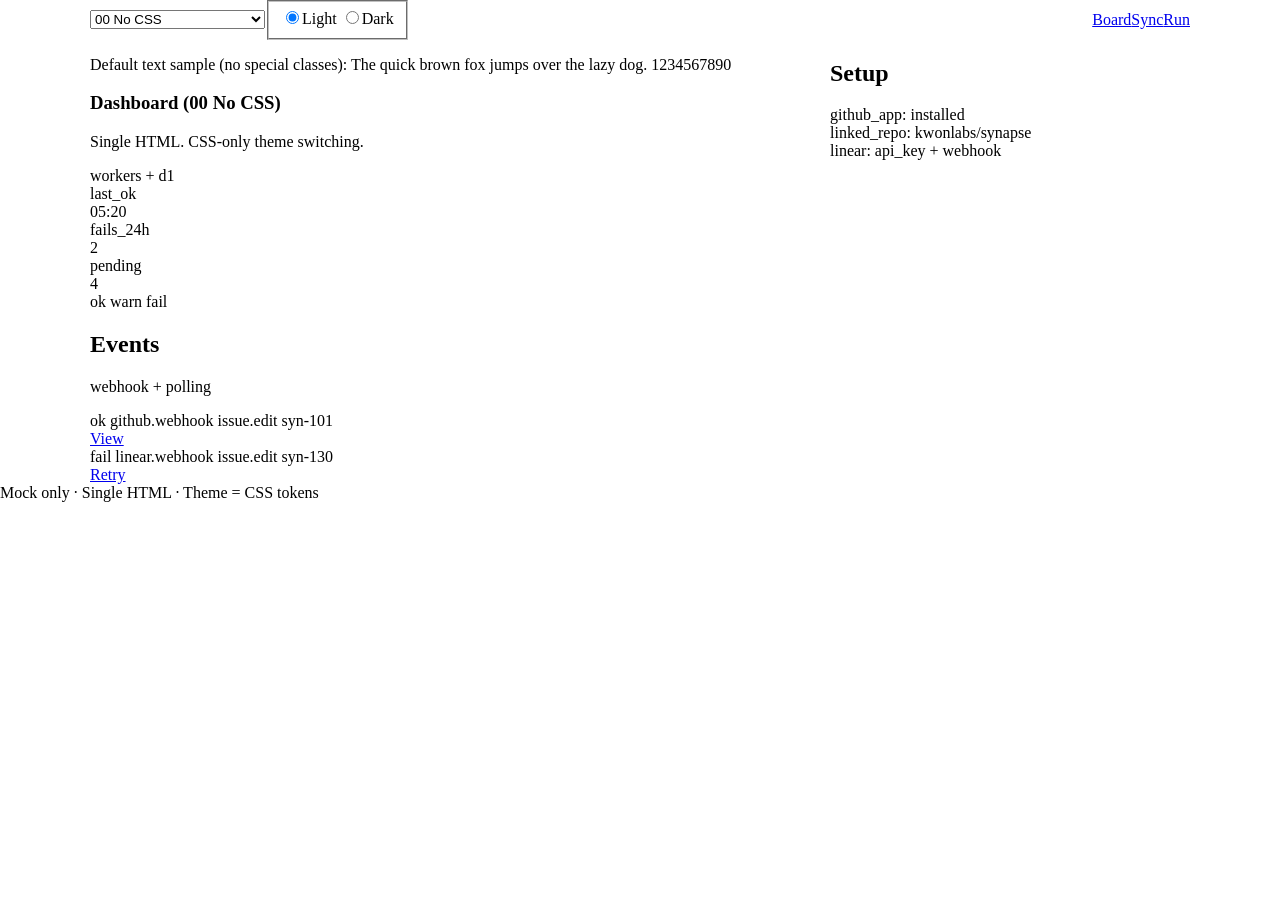
<file: index.html>
<!doctype html>
<html lang="en">
<head>
  <meta charset="utf-8" />
  <meta name="viewport" content="width=device-width, initial-scale=1" />
  <meta http-equiv="Cache-Control" content="no-store, max-age=0" />
  <meta http-equiv="Pragma" content="no-cache" />
  <meta http-equiv="Expires" content="0" />
  <title>Dashboard — Theme Switcher</title>

  <link rel="stylesheet" href="./layout.css" />
  <link id="themeCore" rel="stylesheet" href="./themes/02-minimal/core.css" />
  <link id="themeMode" rel="stylesheet" href="./themes/02-minimal/light.css" />
</head>
<body>
  <header class="topbar" role="banner">
    <nav class="wrap" aria-label="Toolbar">
      <select id="variant" aria-label="Select theme">
        <optgroup label="Internal concepts">
          <option value="Z" selected>00 No CSS</option>
          <option value="0">01 Base only</option>
          <option value="D">02 Minimal Monotone</option>
          <option value="B">03 Calm Productivity</option>
          <option value="A">04 Ops Console</option>
        </optgroup>

        <optgroup label="Component references">
          <option value="E">05 Bootstrap</option>
          <option value="F">06 shadcn</option>
        </optgroup>

        <optgroup label="Style references">
          <option value="M">07 Bauhaus</option>
          <option value="N">08 Swiss / International</option>
          <option value="G">09 Skeuomorphism</option>
          <option value="O">10 Flat design</option>
          <option value="P">11 Material Design</option>
          <option value="Q">12 Fluent Design</option>
          <option value="K">13 Cyberpunk</option>
          <option value="R">14 Vaporwave / Y2K</option>
          <option value="I">15 Neumorphism</option>
          <option value="H">16 Glassmorphism</option>
          <option value="J">17 Neo-brutal</option>
          <option value="L">18 Ecopunk</option>
        </optgroup>
      </select>

      <fieldset class="mode" role="radiogroup" aria-label="Mode">
  <label class="mode-item"><input type="radio" name="mode" value="light" checked>Light</label>
  <label class="mode-item"><input type="radio" name="mode" value="dark">Dark</label>
</fieldset>

      <div class="spacer"></div>
      <a class="btn" href="#">Board</a>
      <a class="btn" href="#">Sync</a>
      <a class="btn cta" href="#">Run</a>
    </nav>
  </header>

  <main class="app" role="main">
    <div class="grid">
      <section class="stack" aria-label="Primary">
        <article class="card" aria-label="Summary">
          <p class="baseline" aria-label="Baseline text sample">Default text sample (no special classes): The quick brown fox jumps over the lazy dog. 1234567890</p>
          <header class="h">
            <div>
              <h1 class="title">Dashboard</h1>
              <p class="sub">Single HTML. CSS-only theme switching.</p>
            </div>
            <span class="badge">workers + d1</span>
          </header>

          <section class="kpis" aria-label="KPIs">
            <div class="kpi"><div class="k">last_ok</div><div class="v">05:20</div></div>
            <div class="kpi"><div class="k">fails_24h</div><div class="v">2</div></div>
            <div class="kpi"><div class="k">pending</div><div class="v">4</div></div>
          </section>

          <div class="divider" aria-hidden="true"></div>

          <div class="badges" aria-label="Status badges">
            <span class="badge ok">ok</span>
            <span class="badge warn">warn</span>
            <span class="badge fail">fail</span>
          </div>
        </article>

        <article class="card" aria-label="Events">
          <header class="h">
            <h2 class="title">Events</h2>
            <p class="sub">webhook + polling</p>
          </header>
          <div class="line">
            <div class="event-code"><span class="badge filled ok">ok</span> github.webhook <span class="muted">issue.edit</span> syn-101</div>
            <a class="btn sm" href="#">View</a>
          </div>
          <div class="line">
            <div class="event-code"><span class="badge filled fail">fail</span> linear.webhook <span class="muted">issue.edit</span> syn-130</div>
            <a class="btn sm" href="#">Retry</a>
          </div>
        </article>
      </section>

      <aside class="stack" aria-label="Secondary">
        <section class="card" aria-label="Setup">
          <header class="h"><h2 class="title">Setup</h2></header>
          <div class="sub setup-text">
            github_app: installed<br />
            linked_repo: kwonlabs/synapse<br />
            linear: api_key + webhook
          </div>
        </section>
      </aside>
    </div>

    <script>      const themeMap = {
        0: null,
        D: { core: './themes/02-minimal/core.css', light: './themes/02-minimal/light.css', dark: './themes/02-minimal/dark.css' },
        B: { core: './themes/03-calm/core.css', light: './themes/03-calm/light.css', dark: './themes/03-calm/dark.css' },
        A: { core: './themes/04-ops/core.css', light: './themes/04-ops/light.css', dark: './themes/04-ops/dark.css' },
        E: { core: './themes/05-bootstrap/core.css', light: './themes/05-bootstrap/light.css', dark: './themes/05-bootstrap/dark.css' },
        F: { core: './themes/06-shadcn/core.css', light: './themes/06-shadcn/light.css', dark: './themes/06-shadcn/dark.css' },
        M: { core: './themes/07-bauhaus/core.css', light: './themes/07-bauhaus/light.css', dark: './themes/07-bauhaus/dark.css' },
        N: { core: './themes/08-swiss/core.css', light: './themes/08-swiss/light.css', dark: './themes/08-swiss/dark.css' },
        G: { core: './themes/09-skeuo/core.css', light: './themes/09-skeuo/light.css', dark: './themes/09-skeuo/dark.css' },
        O: { core: './themes/10-flat/core.css', light: './themes/10-flat/light.css', dark: './themes/10-flat/dark.css' },
        P: { core: './themes/11-material/core.css', light: './themes/11-material/light.css', dark: './themes/11-material/dark.css' },
        Q: { core: './themes/12-fluent/core.css', light: './themes/12-fluent/light.css', dark: './themes/12-fluent/dark.css' },
        K: { core: './themes/13-cyberpunk/core.css', light: './themes/13-cyberpunk/light.css', dark: './themes/13-cyberpunk/dark.css' },
        R: { core: './themes/14-vaporwave/core.css', light: './themes/14-vaporwave/light.css', dark: './themes/14-vaporwave/dark.css' },
        I: { core: './themes/15-neumo/core.css', light: './themes/15-neumo/light.css', dark: './themes/15-neumo/dark.css' },
        H: { core: './themes/16-glass/core.css', light: './themes/16-glass/light.css', dark: './themes/16-glass/dark.css' },
        J: { core: './themes/17-neo-brutal/core.css', light: './themes/17-neo-brutal/light.css', dark: './themes/17-neo-brutal/dark.css' },
        L: { core: './themes/18-ecopunk/core.css', light: './themes/18-ecopunk/light.css', dark: './themes/18-ecopunk/dark.css' },
        Z: 'NOCSS',
      };

      const labels = {
        Z: '00 No CSS',
        0: '01 Base only',
        D: '02 Minimal Monotone',
        B: '03 Calm Productivity',
        A: '04 Ops Console',
        E: '05 Bootstrap',
        F: '06 shadcn',

        M: '07 Bauhaus',
        N: '08 Swiss / International',
        G: '09 Skeuomorphism',
        O: '10 Flat design',
        P: '11 Material Design',
        Q: '12 Fluent Design',
        K: '13 Cyberpunk',
        R: '14 Vaporwave / Y2K',
        I: '15 Neumorphism',
        H: '16 Glassmorphism',
        J: '17 Neo-brutal',
        L: '18 Ecopunk',
      };

      const sel = document.getElementById('variant');
      const modeField = document.querySelector('fieldset.mode');
      const themeCore = document.getElementById('themeCore');
      const themeMode = document.getElementById('themeMode');

      function setMode(m){
        const mode = (m === 'dark') ? 'dark' : 'light';
        document.documentElement.dataset.mode = mode;
        modeField.querySelectorAll('input[name=\"mode\"]').forEach((r)=>{r.checked = (r.value===mode);});

        // swap mode css if theme selected
        const t = sel.value;
        if (t !== 'Z') {
          const info = themeMap[t] || themeMap['D'];
          themeMode.setAttribute('href', info[mode]);
        }

        const url = new URL(window.location.href);
        url.searchParams.set('m', mode);
        history.replaceState({}, '', url);
      }

      function setTheme(v){
        // theme selection
        if (v === 'Z') {
          // No CSS at all
          document.querySelectorAll('link[rel="stylesheet"]').forEach((l)=>{
            if (l.getAttribute('href') !== './layout.css') l.disabled = true;
          });
        } else {
          document.querySelectorAll('link[rel="stylesheet"]').forEach((l)=>{ l.disabled = false; });
          const info = themeMap[v] || themeMap['D'];
          themeCore.setAttribute('href', info.core);
          themeMode.setAttribute('href', info[document.documentElement.dataset.mode === 'dark' ? 'dark' : 'light']);
        }

        sel.value = v;
        const titleEl = document.querySelector('.title');
        if (titleEl && labels[v]) titleEl.textContent = `Dashboard (${labels[v]})`;

        const url = new URL(window.location.href);
        url.searchParams.set('t', v);
        history.replaceState({}, '', url);
      }

      sel.addEventListener('change', () => setTheme(sel.value));
      modeField.addEventListener('change', (e) => {
        if (e.target && e.target.name === 'mode') setMode(e.target.value);
      });

      const params = new URL(window.location.href).searchParams;
      setMode(params.get('m') || 'light');

      // Default start: No CSS baseline. Use ?t=... to jump directly.
      setTheme(params.get('t') || 'Z');
    </script>
  </main>

  <footer class="app-footer" role="contentinfo">
    <div class="wrap footer-wrap">
      <div class="sub" style="margin:0">Mock only · Single HTML · Theme = CSS tokens</div>
    </div>
  </footer>
</body>
</html>
</file>
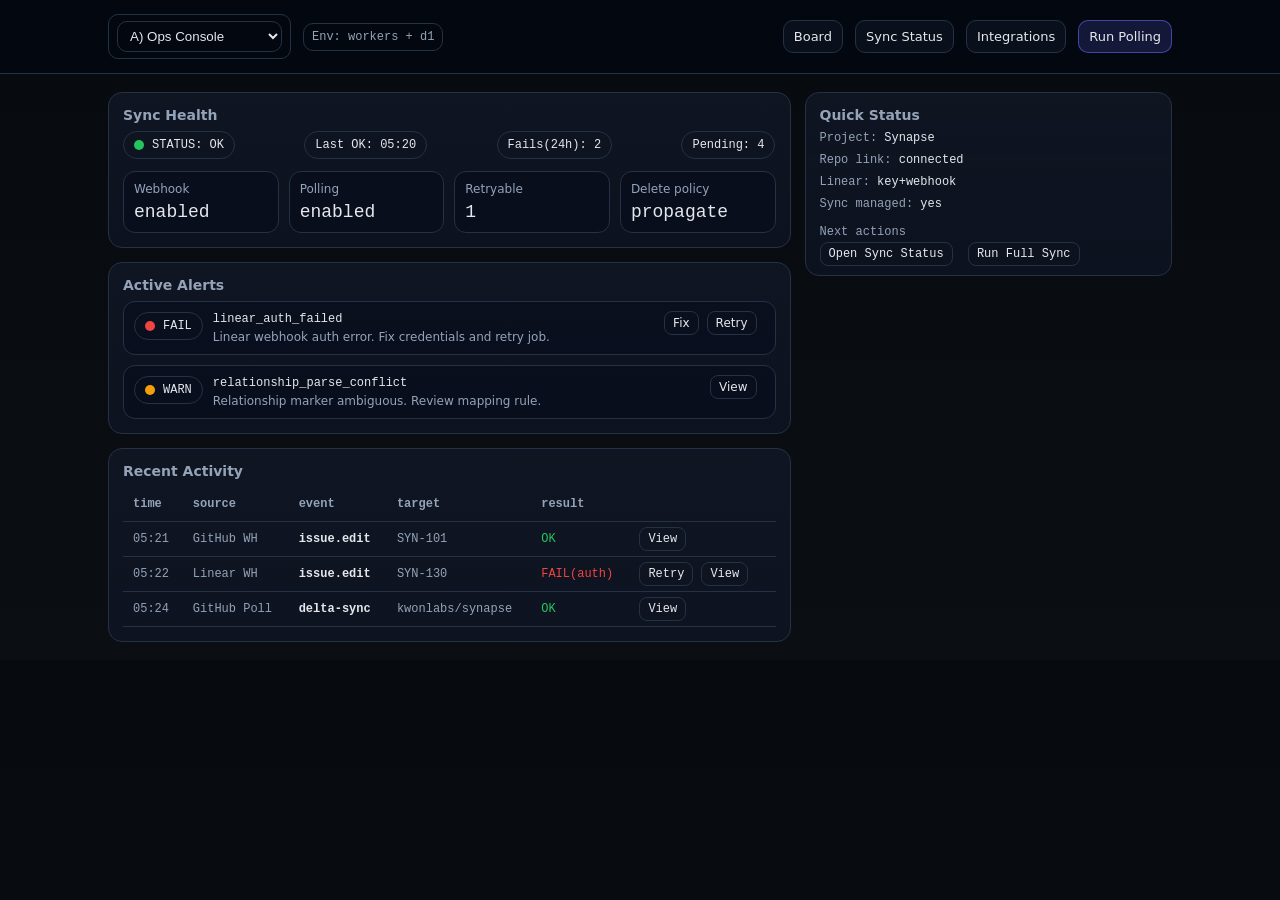
<file: dashboard-A-ops-console.html>
<!doctype html>
<html lang="ko">
<head>
  <meta charset="utf-8" />
  <meta name="viewport" content="width=device-width, initial-scale=1" />
  <meta http-equiv="Cache-Control" content="no-store, max-age=0" />
  <meta http-equiv="Pragma" content="no-cache" />
  <meta http-equiv="Expires" content="0" />
  <title>Synapse Dashboard — A) Ops Console</title>
  <style>
    :root{
      --bg:#0b0f14;
      --panel:#111827;
      --panel2:#0f172a;
      --text:#e5e7eb;
      --muted:#94a3b8;
      --border:#243244;
      --accent:#6366f1;
      --ok:#22c55e;
      --warn:#f59e0b;
      --fail:#ef4444;
      --mono: ui-monospace, SFMono-Regular, Menlo, Monaco, Consolas, "Liberation Mono", "Courier New", monospace;
      --sans: ui-sans-serif, system-ui, -apple-system, Segoe UI, Roboto, Helvetica, Arial, "Apple Color Emoji", "Segoe UI Emoji";
    }
    *{box-sizing:border-box}
    body{margin:0;background:linear-gradient(180deg,#070a0f 0%, var(--bg) 100%);color:var(--text);font-family:var(--sans)}
    a{color:inherit}
    .topbar{border-bottom:1px solid var(--border);background:rgba(3,7,18,.6);backdrop-filter: blur(8px);position:sticky;top:0}
    .wrap{max-width:1100px;margin:0 auto;padding:14px 18px;display:flex;align-items:center;gap:12px}
    .brand{font-weight:700;letter-spacing:.3px}
    .pill{font-family:var(--mono);font-size:12px;color:var(--muted);border:1px solid var(--border);padding:6px 8px;border-radius:10px}
    .spacer{flex:1}
    .btn{border:1px solid var(--border);background:rgba(17,24,39,.5);color:var(--text);padding:8px 10px;border-radius:10px;font-size:13px;text-decoration:none}
    .btn.primary{border-color:rgba(99,102,241,.6);background:rgba(99,102,241,.18)}
    main{max-width:1100px;margin:0 auto;padding:18px}

    .grid{display:grid;gap:14px}
    .grid.cols{grid-template-columns: 1.3fr .7fr}
    @media (max-width: 900px){
      .grid.cols{grid-template-columns: 1fr}
      .side .card{position:static}
    }

    .card{border:1px solid var(--border);background:linear-gradient(180deg, rgba(17,24,39,.75), rgba(15,23,42,.55));border-radius:14px;padding:14px}
    .card h2{margin:0 0 8px;font-size:14px;color:var(--muted);font-weight:600}

    .statusbar{display:grid;grid-template-columns: 1fr 1fr 1fr 1fr;gap:10px}
    .kpi{padding:10px;border-radius:12px;border:1px solid var(--border);background:rgba(2,6,23,.35)}
    .kpi .label{font-size:12px;color:var(--muted);margin-bottom:6px}
    .kpi .value{font-family:var(--mono);font-size:18px}

    .badge{display:inline-flex;align-items:center;gap:8px;padding:6px 10px;border-radius:999px;border:1px solid var(--border);font-family:var(--mono);font-size:12px}
    .dot{width:10px;height:10px;border-radius:50%}
    .dot.ok{background:var(--ok)}
    .dot.warn{background:var(--warn)}
    .dot.fail{background:var(--fail)}

    .table{width:100%;border-collapse:collapse;font-family:var(--mono)}
    .table th,.table td{padding:10px;border-bottom:1px solid var(--border);font-size:12px;color:var(--muted);text-align:left}
    .table td strong{color:var(--text);font-weight:700}
    .row-actions a{margin-right:8px;color:var(--text);text-decoration:none;border:1px solid var(--border);padding:4px 8px;border-radius:8px;font-size:12px}

    .alert{display:flex;align-items:flex-start;gap:10px;padding:10px;border:1px solid var(--border);border-radius:12px;background:rgba(2,6,23,.35)}
    .alert .title{font-family:var(--mono);font-size:12px}
    .alert .desc{font-size:12px;color:var(--muted);margin-top:4px}

    .side .card{position:sticky;top:70px}
  </style>
</head>
<body>
  <header class="topbar">
    <div class="wrap">
    <label class="pill" style="display:flex;align-items:center;gap:8px">
      <select id="variant" aria-label="Select variant" style="background:transparent;color:var(--text);border:1px solid var(--border);border-radius:10px;padding:6px 8px">
        <option value="A" selected>A) Ops Console</option>
        <option value="B">B) Calm Productivity</option>
        <option value="C">C) Git-native</option>
        <option value="D">D) Minimal Monotone</option>
        <option value="E">E) Bootstrap</option>
        <option value="F">F) shadcn</option>
        <option value="G">G) Skeuomorphism</option>
        <option value="H">H) Glassmorphism</option>
        <option value="I">I) Neumorphism</option>
        <option value="J">J) Neo-brutal</option>
        <option value="K">K) Cyberpunk</option>
        <option value="L">L) Ecopunk</option>
      </select>
    </label>

    <div class="pill">Env: workers + d1</div>
    <div class="spacer"></div>
    <a class="btn" href="#">Board</a>
    <a class="btn" href="#">Sync Status</a>
    <a class="btn" href="#">Integrations</a>
    <a class="btn primary" href="#">Run Polling</a>
      </div>
  </header>

  <main>
    <script>
      document.getElementById('variant')?.addEventListener('change', (e) => {
        const v = e.target.value;
                        const map = {
          A: './dashboard-A-ops-console.html',
          B: './dashboard-B-calm-productivity.html',
          C: './dashboard-C-git-native.html',
          D: './dashboard-D-minimal-monotone.html',
          E: './dashboard-E-bootstrap.html',
          F: './dashboard-F-shadcn.html',
          G: './dashboard-G-skeuo.html',
          H: './dashboard-H-glass.html',
          I: './dashboard-I-neumo.html',
          J: './dashboard-J-neobrutal.html',
          K: './dashboard-K-cyberpunk.html',
          L: './dashboard-L-ecopunk.html',
        };
        window.location.href = map[v] || map.A;
      });
    </script>

    <div class="grid cols">
      <section class="grid" style="gap:14px">
        <div class="card">
          <h2>Sync Health</h2>
          <div style="display:flex;align-items:center;justify-content:space-between;gap:10px;flex-wrap:wrap;margin-bottom:12px">
            <span class="badge"><span class="dot ok"></span>STATUS: OK</span>
            <span class="badge">Last OK: 05:20</span>
            <span class="badge">Fails(24h): 2</span>
            <span class="badge">Pending: 4</span>
          </div>

          <div class="statusbar">
            <div class="kpi"><div class="label">Webhook</div><div class="value">enabled</div></div>
            <div class="kpi"><div class="label">Polling</div><div class="value">enabled</div></div>
            <div class="kpi"><div class="label">Retryable</div><div class="value">1</div></div>
            <div class="kpi"><div class="label">Delete policy</div><div class="value">propagate</div></div>
          </div>
        </div>

        <div class="card">
          <h2>Active Alerts</h2>
          <div class="grid" style="gap:10px">
            <div class="alert">
              <span class="badge"><span class="dot fail"></span>FAIL</span>
              <div style="flex:1">
                <div class="title">linear_auth_failed</div>
                <div class="desc">Linear webhook auth error. Fix credentials and retry job.</div>
              </div>
              <div class="row-actions">
                <a href="#">Fix</a><a href="#">Retry</a>
              </div>
            </div>
            <div class="alert">
              <span class="badge"><span class="dot warn"></span>WARN</span>
              <div style="flex:1">
                <div class="title">relationship_parse_conflict</div>
                <div class="desc">Relationship marker ambiguous. Review mapping rule.</div>
              </div>
              <div class="row-actions">
                <a href="#">View</a>
              </div>
            </div>
          </div>
        </div>

        <div class="card">
          <h2>Recent Activity</h2>
          <table class="table">
            <thead>
              <tr><th>time</th><th>source</th><th>event</th><th>target</th><th>result</th><th></th></tr>
            </thead>
            <tbody>
              <tr>
                <td>05:21</td><td>GitHub WH</td><td><strong>issue.edit</strong></td><td>SYN-101</td><td style="color:var(--ok)">OK</td>
                <td class="row-actions"><a href="#">View</a></td>
              </tr>
              <tr>
                <td>05:22</td><td>Linear WH</td><td><strong>issue.edit</strong></td><td>SYN-130</td><td style="color:var(--fail)">FAIL(auth)</td>
                <td class="row-actions"><a href="#">Retry</a><a href="#">View</a></td>
              </tr>
              <tr>
                <td>05:24</td><td>GitHub Poll</td><td><strong>delta-sync</strong></td><td>kwonlabs/synapse</td><td style="color:var(--ok)">OK</td>
                <td class="row-actions"><a href="#">View</a></td>
              </tr>
            </tbody>
          </table>
        </div>
      </section>

      <aside class="side">
        <div class="card">
          <h2>Quick Status</h2>
          <div style="display:grid;gap:8px;font-family:var(--mono);font-size:12px;color:var(--muted)">
            <div>Project: <span style="color:var(--text)">Synapse</span></div>
            <div>Repo link: <span style="color:var(--text)">connected</span></div>
            <div>Linear: <span style="color:var(--text)">key+webhook</span></div>
            <div>Sync managed: <span style="color:var(--text)">yes</span></div>
            <div style="margin-top:6px;color:var(--muted)">Next actions</div>
            <div class="row-actions">
              <a href="#">Open Sync Status</a>
              <a href="#">Run Full Sync</a>
            </div>
          </div>
        </div>
      </aside>
    </div>
  </main>
</body>
</html>
</file>
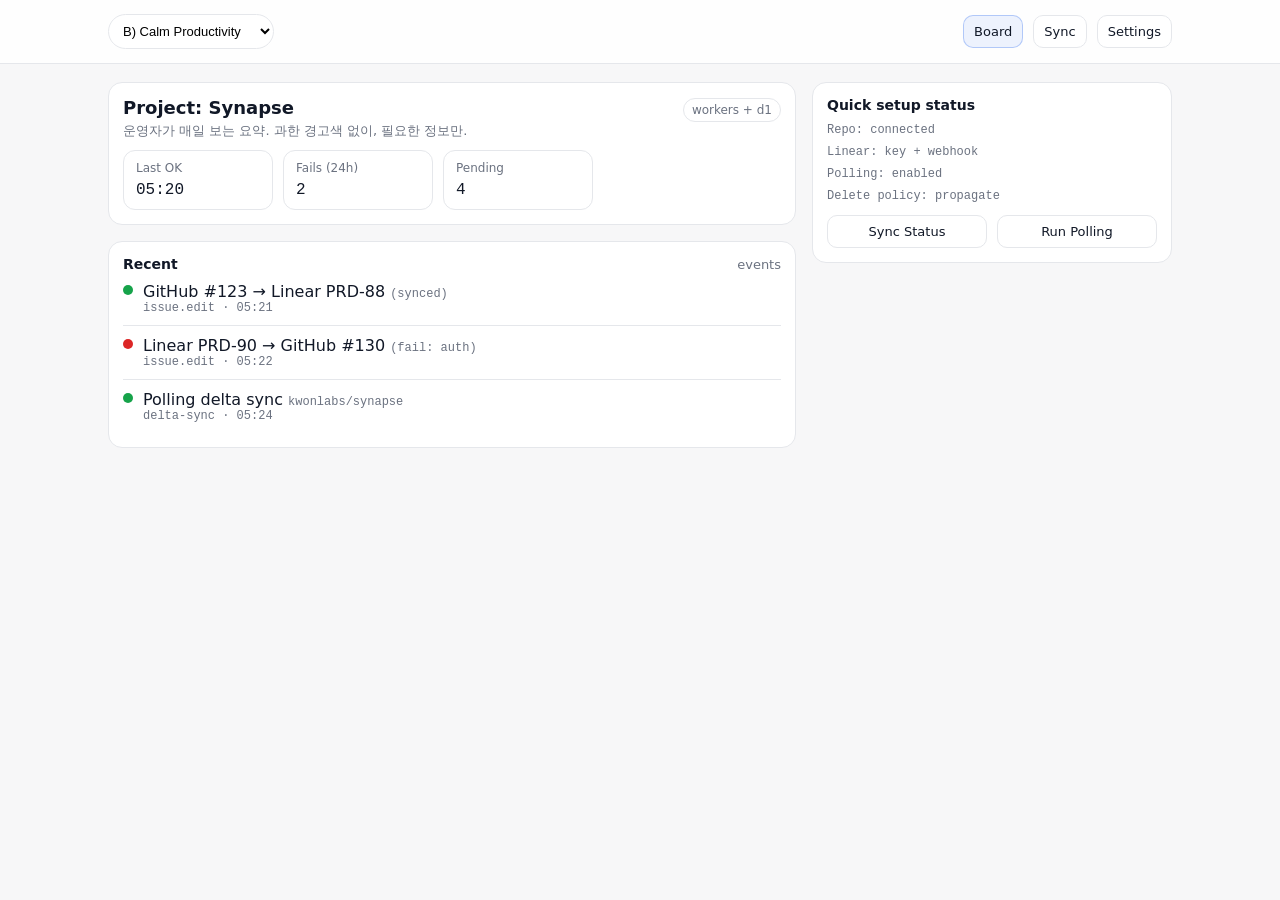
<file: dashboard-B-calm-productivity.html>
<!doctype html>
<html lang="ko">
<head>
  <meta charset="utf-8" />
  <meta name="viewport" content="width=device-width, initial-scale=1" />
  <meta http-equiv="Cache-Control" content="no-store, max-age=0" />
  <meta http-equiv="Pragma" content="no-cache" />
  <meta http-equiv="Expires" content="0" />
  <title>Synapse Dashboard — B) Calm Productivity</title>
  <style>
    :root{
      --bg:#f7f7f8;
      --panel:#ffffff;
      --text:#111827;
      --muted:#6b7280;
      --border:#e5e7eb;
      --accent:#2563eb;
      --ok:#16a34a;
      --warn:#d97706;
      --fail:#dc2626;
      --sans: ui-sans-serif, system-ui, -apple-system, Segoe UI, Roboto, Helvetica, Arial;
      --mono: ui-monospace, SFMono-Regular, Menlo, Monaco, Consolas, "Liberation Mono", "Courier New", monospace;
    }
    *{box-sizing:border-box}
    body{margin:0;background:var(--bg);color:var(--text);font-family:var(--sans)}
    a{color:inherit}
    .topbar{border-bottom:1px solid var(--border);background:rgba(255,255,255,.85);backdrop-filter: blur(10px);position:sticky;top:0}
    .wrap{max-width:1100px;margin:0 auto;padding:14px 18px;display:flex;align-items:center;gap:10px}
    .brand{font-weight:700}
    .crumb{color:var(--muted);font-size:13px}
    .spacer{flex:1}
    .btn{border:1px solid var(--border);background:#fff;padding:8px 10px;border-radius:10px;font-size:13px;text-decoration:none}
    .btn.primary{border-color:rgba(37,99,235,.3);background:rgba(37,99,235,.08)}
    main{max-width:1100px;margin:0 auto;padding:18px}
    .grid{display:grid;grid-template-columns: 1fr 360px;gap:16px}
    @media (max-width: 900px){
      .grid{grid-template-columns: 1fr}
      .side .card{position:static}
    }
    .card{border:1px solid var(--border);background:var(--panel);border-radius:14px;padding:14px}
    .title{display:flex;align-items:baseline;justify-content:space-between;gap:10px}
    h1{margin:0;font-size:18px}
    .sub{color:var(--muted);font-size:13px}
    .kpis{display:flex;gap:10px;flex-wrap:wrap;margin-top:10px}
    .kpi{border:1px solid var(--border);border-radius:12px;padding:10px 12px;min-width:150px}
    .kpi .k{font-size:12px;color:var(--muted);margin-bottom:6px}
    .kpi .v{font-family:var(--mono);font-size:16px}

    .list{margin:0;padding:0;list-style:none}
    .item{display:flex;align-items:flex-start;gap:10px;padding:10px 0;border-top:1px solid var(--border)}
    .item:first-child{border-top:none}
    .dot{width:10px;height:10px;border-radius:50%;margin-top:3px}
    .dot.ok{background:var(--ok)}
    .dot.fail{background:var(--fail)}
    .meta{font-family:var(--mono);font-size:12px;color:var(--muted)}

    .side .card{position:sticky;top:70px}
    .tag{display:inline-flex;align-items:center;padding:4px 8px;border:1px solid var(--border);border-radius:999px;font-size:12px;color:var(--muted)}
  </style>
</head>
<body>
  <header class="topbar">
    <div class="wrap">
    <label class="crumb" style="display:flex;align-items:center;gap:8px">
      <select id="variant" aria-label="Select variant" style="font-size:13px;padding:8px 10px;border:1px solid var(--border);border-radius:999px;background:#fff">
        <option value="A">A) Ops Console</option>
        <option value="B" selected>B) Calm Productivity</option>
        <option value="C">C) Git-native</option>
        <option value="D">D) Minimal Monotone</option>
        <option value="E">E) Bootstrap</option>
        <option value="F">F) shadcn</option>
        <option value="G">G) Skeuomorphism</option>
        <option value="H">H) Glassmorphism</option>
        <option value="I">I) Neumorphism</option>
        <option value="J">J) Neo-brutal</option>
        <option value="K">K) Cyberpunk</option>
        <option value="L">L) Ecopunk</option>
      </select>
    </label>

    <div class="spacer"></div>
    <a class="btn primary" href="#">Board</a>
    <a class="btn" href="#">Sync</a>
    <a class="btn" href="#">Settings</a>
      </div>
  </header>

  <main>
    <script>
      document.getElementById('variant')?.addEventListener('change', (e) => {
        const v = e.target.value;
                        const map = {
          A: './dashboard-A-ops-console.html',
          B: './dashboard-B-calm-productivity.html',
          C: './dashboard-C-git-native.html',
          D: './dashboard-D-minimal-monotone.html',
          E: './dashboard-E-bootstrap.html',
          F: './dashboard-F-shadcn.html',
          G: './dashboard-G-skeuo.html',
          H: './dashboard-H-glass.html',
          I: './dashboard-I-neumo.html',
          J: './dashboard-J-neobrutal.html',
          K: './dashboard-K-cyberpunk.html',
          L: './dashboard-L-ecopunk.html',
        };
        window.location.href = map[v] || map.B;
      });
    </script>

    <div class="grid">
      <section style="display:grid;gap:16px">
        <div class="card">
          <div class="title">
            <h1>Project: Synapse</h1>
            <span class="tag">workers + d1</span>
          </div>
          <div class="sub">운영자가 매일 보는 요약. 과한 경고색 없이, 필요한 정보만.</div>
          <div class="kpis">
            <div class="kpi"><div class="k">Last OK</div><div class="v">05:20</div></div>
            <div class="kpi"><div class="k">Fails (24h)</div><div class="v">2</div></div>
            <div class="kpi"><div class="k">Pending</div><div class="v">4</div></div>
          </div>
        </div>

        <div class="card">
          <div class="title"><h1 style="font-size:14px;margin:0">Recent</h1><span class="sub">events</span></div>
          <ul class="list">
            <li class="item">
              <span class="dot ok"></span>
              <div>
                <div>GitHub #123 → Linear PRD-88 <span class="meta">(synced)</span></div>
                <div class="meta">issue.edit · 05:21</div>
              </div>
            </li>
            <li class="item">
              <span class="dot fail"></span>
              <div>
                <div>Linear PRD-90 → GitHub #130 <span class="meta">(fail: auth)</span></div>
                <div class="meta">issue.edit · 05:22</div>
              </div>
            </li>
            <li class="item">
              <span class="dot ok"></span>
              <div>
                <div>Polling delta sync <span class="meta">kwonlabs/synapse</span></div>
                <div class="meta">delta-sync · 05:24</div>
              </div>
            </li>
          </ul>
        </div>
      </section>

      <aside class="side">
        <div class="card">
          <h1 style="font-size:14px;margin:0 0 10px">Quick setup status</h1>
          <div class="meta" style="display:grid;gap:8px">
            <div>Repo: connected</div>
            <div>Linear: key + webhook</div>
            <div>Polling: enabled</div>
            <div>Delete policy: propagate</div>
          </div>
          <div style="display:flex;gap:10px;margin-top:12px">
            <a class="btn" href="#" style="flex:1;text-align:center">Sync Status</a>
            <a class="btn" href="#" style="flex:1;text-align:center">Run Polling</a>
          </div>
        </div>
      </aside>
    </div>
  </main>
</body>
</html>
</file>
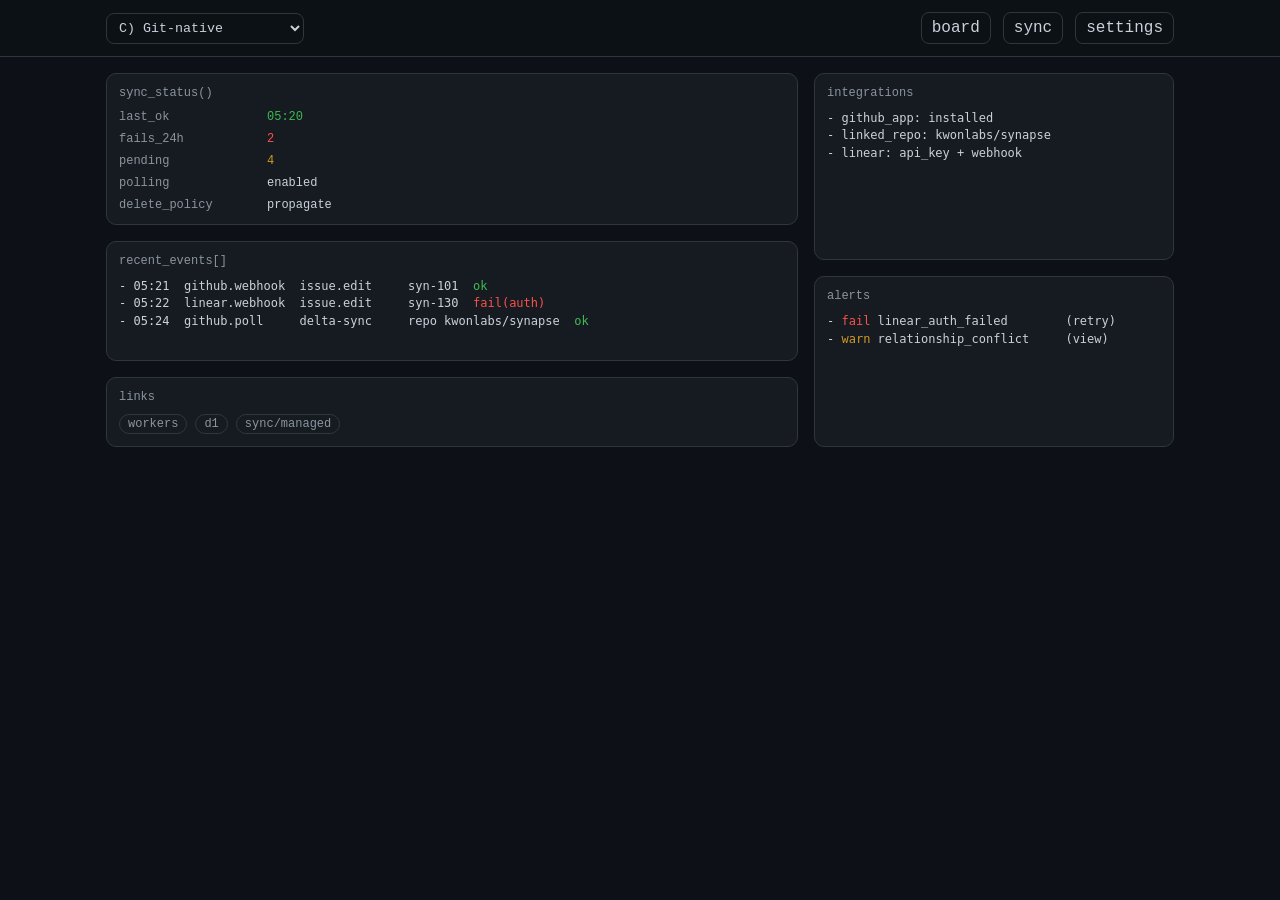
<file: dashboard-C-git-native.html>
<!doctype html>
<html lang="en">
<head>
  <meta charset="utf-8" />
  <meta name="viewport" content="width=device-width, initial-scale=1" />
  <meta http-equiv="Cache-Control" content="no-store, max-age=0" />
  <meta http-equiv="Pragma" content="no-cache" />
  <meta http-equiv="Expires" content="0" />
  <title>Synapse Dashboard — C) Git-native</title>
  <style>
    :root{
      --bg:#0d1117;
      --panel:#161b22;
      --text:#c9d1d9;
      --muted:#8b949e;
      --border:#30363d;
      --accent:#58a6ff;
      --ok:#3fb950;
      --warn:#d29922;
      --fail:#f85149;
      --mono: ui-monospace, SFMono-Regular, Menlo, Monaco, Consolas, "Liberation Mono", "Courier New", monospace;
    }
    *{box-sizing:border-box}
    body{margin:0;background:var(--bg);color:var(--text);font-family:var(--mono)}
    a{color:var(--accent);text-decoration:none}
    .topbar{border-bottom:1px solid var(--border);background:rgba(13,17,23,.9);position:sticky;top:0}
    .wrap{max-width:1100px;margin:0 auto;padding:12px 16px;display:flex;align-items:center;gap:12px}
    .brand{font-weight:700;color:var(--text)}
    .path{color:var(--muted)}
    .spacer{flex:1}
    .btn{border:1px solid var(--border);color:var(--text);padding:6px 10px;border-radius:8px}
    main{max-width:1100px;margin:0 auto;padding:16px}
    .grid{display:grid;grid-template-columns: 1fr 360px;gap:16px}
    @media (max-width: 900px){
      .grid{grid-template-columns: 1fr}
    }
    .card{border:1px solid var(--border);background:var(--panel);border-radius:10px;padding:12px}
    .h{color:var(--muted);margin:0 0 10px;font-size:12px}
    .kv{display:grid;grid-template-columns: 140px 1fr;gap:8px;font-size:12px}
    .kv div:nth-child(odd){color:var(--muted)}
    .tag{display:inline-block;border:1px solid var(--border);border-radius:999px;padding:2px 8px;font-size:12px;color:var(--muted)}
    .ok{color:var(--ok)}.warn{color:var(--warn)}.fail{color:var(--fail)}
    pre{margin:0;white-space:pre-wrap;line-height:1.45;font-size:12px;color:var(--text)}
  </style>
</head>
<body>
  <header class="topbar">
    <div class="wrap">
    <label class="path" style="display:flex;align-items:center;gap:8px">
      <select id="variant" aria-label="Select variant" style="background:transparent;color:var(--text);border:1px solid var(--border);border-radius:8px;padding:6px 8px;font-family:var(--mono)">
        <option value="A">A) Ops Console</option>
        <option value="B">B) Calm Productivity</option>
        <option value="C" selected>C) Git-native</option>
        <option value="D">D) Minimal Monotone</option>
        <option value="E">E) Bootstrap</option>
        <option value="F">F) shadcn</option>
        <option value="G">G) Skeuomorphism</option>
        <option value="H">H) Glassmorphism</option>
        <option value="I">I) Neumorphism</option>
        <option value="J">J) Neo-brutal</option>
        <option value="K">K) Cyberpunk</option>
        <option value="L">L) Ecopunk</option>
      </select>
    </label>

    <div class="spacer"></div>
    <a class="btn" href="#">board</a>
    <a class="btn" href="#">sync</a>
    <a class="btn" href="#">settings</a>
      </div>
  </header>

  <main>
    <script>
      document.getElementById('variant')?.addEventListener('change', (e) => {
        const v = e.target.value;
                        const map = {
          A: './dashboard-A-ops-console.html',
          B: './dashboard-B-calm-productivity.html',
          C: './dashboard-C-git-native.html',
          D: './dashboard-D-minimal-monotone.html',
          E: './dashboard-E-bootstrap.html',
          F: './dashboard-F-shadcn.html',
          G: './dashboard-G-skeuo.html',
          H: './dashboard-H-glass.html',
          I: './dashboard-I-neumo.html',
          J: './dashboard-J-neobrutal.html',
          K: './dashboard-K-cyberpunk.html',
          L: './dashboard-L-ecopunk.html',
        };
        window.location.href = map[v] || map.C;
      });
    </script>

    <div class="grid">
      <section style="display:grid;gap:16px">
        <div class="card">
          <p class="h">sync_status()</p>
          <div class="kv">
            <div>last_ok</div><div><span class="ok">05:20</span></div>
            <div>fails_24h</div><div><span class="fail">2</span></div>
            <div>pending</div><div><span class="warn">4</span></div>
            <div>polling</div><div>enabled</div>
            <div>delete_policy</div><div>propagate</div>
          </div>
        </div>

        <div class="card">
          <p class="h">recent_events[]</p>
          <pre>
- 05:21  github.webhook  issue.edit     syn-101  <span class="ok">ok</span>
- 05:22  linear.webhook  issue.edit     syn-130  <span class="fail">fail(auth)</span>
- 05:24  github.poll     delta-sync     repo kwonlabs/synapse  <span class="ok">ok</span>
          </pre>
        </div>

        <div class="card">
          <p class="h">links</p>
          <div style="display:flex;gap:8px;flex-wrap:wrap">
            <span class="tag">workers</span>
            <span class="tag">d1</span>
            <span class="tag">sync/managed</span>
          </div>
        </div>
      </section>

      <aside style="display:grid;gap:16px">
        <div class="card">
          <p class="h">integrations</p>
          <pre>
- github_app: installed
- linked_repo: kwonlabs/synapse
- linear: api_key + webhook
          </pre>
        </div>
        <div class="card">
          <p class="h">alerts</p>
          <pre>
- <span class="fail">fail</span> linear_auth_failed        (retry)
- <span class="warn">warn</span> relationship_conflict     (view)
          </pre>
        </div>
      </aside>
    </div>
  </main>
</body>
</html>
</file>
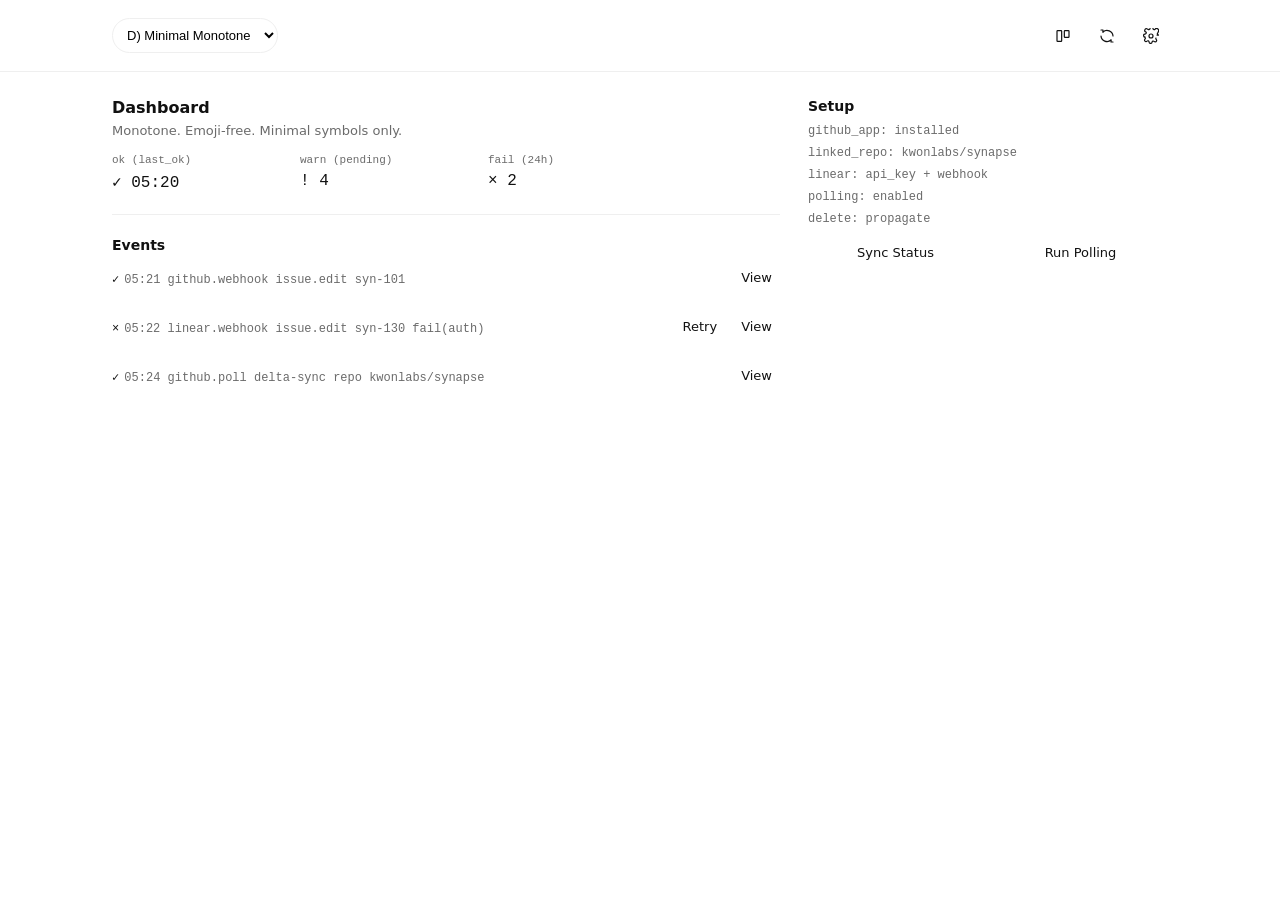
<file: dashboard-D-minimal-monotone.html>
<!doctype html>
<html lang="ko">
<head>
  <meta charset="utf-8" />
  <meta name="viewport" content="width=device-width, initial-scale=1" />
  <meta http-equiv="Cache-Control" content="no-store, max-age=0" />
  <meta http-equiv="Pragma" content="no-cache" />
  <meta http-equiv="Expires" content="0" />
  <title>Synapse Dashboard — D) Minimal Monotone (emoji-free)</title>
  <style>
    :root{
      --bg:#ffffff;
      --panel:#ffffff;
      --text:#111111;
      --muted:#6b6b6b;
      --hair:#efefef;
      --mono: ui-monospace, SFMono-Regular, Menlo, Monaco, Consolas, "Liberation Mono", "Courier New", monospace;
      --sans: ui-sans-serif, system-ui, -apple-system, Segoe UI, Roboto, Helvetica, Arial;
    }
    *{box-sizing:border-box}
    body{margin:0;background:var(--bg);color:var(--text);font-family:var(--sans)}
    .topbar{border-bottom:1px solid var(--hair)}
    .wrap{max-width:1100px;margin:0 auto;padding:18px 22px;display:flex;align-items:center;gap:10px}
    .brand{font-weight:700}
    .spacer{flex:1}
    .btn{border:0;background:transparent;color:var(--text);padding:7px 10px;border-radius:10px;font-size:13px;text-decoration:none}
    .iconbtn{display:inline-flex;align-items:center;justify-content:center;width:34px;height:34px;border:0;border-radius:10px;color:var(--text);text-decoration:none}
    .iconbtn:hover{background:#f5f5f5}
    main{max-width:1100px;margin:0 auto;padding:26px 22px}
    .grid{display:grid;grid-template-columns: 1fr 360px;gap:28px}
    @media (max-width: 900px){
      .grid{grid-template-columns: 1fr}
      .side .card{position:static}
    }
    .card{border:0;border-radius:0;padding:0;background:transparent}
    .divider{height:1px;background:var(--hair);margin:22px 0}
    h1{margin:0;font-size:16px}
    .sub{margin-top:6px;color:var(--muted);font-size:13px}
    .kpis{display:flex;gap:18px;flex-wrap:wrap;margin-top:16px;font-family:var(--mono)}
    .kpi{border:0;border-radius:0;padding:0;min-width:170px}
    .k{font-size:11px;color:var(--muted);margin-bottom:6px}
    .v{font-size:16px}

    .line{display:flex;align-items:center;justify-content:space-between;gap:10px;padding:12px 0}
    .line:first-child{padding-top:0}
    .sig{font-family:var(--mono);font-size:12px;padding:0;border:0;border-radius:0;color:var(--muted)}
    .sig.ok{color:#111}
    .sig.warn{color:#111}
    .sig.fail{color:#111}
    .meta{font-family:var(--mono);font-size:12px;color:var(--muted)}

    .side .card{position:sticky;top:70px}
  </style>
</head>
<body>
  <header class="topbar">
    <div class="wrap">
    <label class="meta" style="display:flex;align-items:center;gap:8px">
      <select id="variant" aria-label="Select variant" style="font-size:13px;padding:8px 10px;border:1px solid var(--hair);border-radius:999px;background:#fff">
        <option value="A">A) Ops Console</option>
        <option value="B">B) Calm Productivity</option>
        <option value="C">C) Git-native</option>
        <option value="D" selected>D) Minimal Monotone</option>
        <option value="E">E) Bootstrap</option>
        <option value="F">F) shadcn</option>
        <option value="G">G) Skeuomorphism</option>
        <option value="H">H) Glassmorphism</option>
        <option value="I">I) Neumorphism</option>
        <option value="J">J) Neo-brutal</option>
        <option value="K">K) Cyberpunk</option>
        <option value="L">L) Ecopunk</option>
      </select>
    </label>

    <div class="spacer"></div>

    <!-- icon buttons (minimal, emoji-free) -->
    <a class="iconbtn" href="#" aria-label="Board" title="Board">
      <svg viewBox="0 0 24 24" width="16" height="16" fill="none" stroke="currentColor" stroke-width="1.8" stroke-linecap="round" stroke-linejoin="round">
        <rect x="3" y="4" width="7" height="16" rx="1"></rect>
        <rect x="14" y="4" width="7" height="10" rx="1"></rect>
      </svg>
    </a>
    <a class="iconbtn" href="#" aria-label="Sync" title="Sync">
      <svg viewBox="0 0 24 24" width="16" height="16" fill="none" stroke="currentColor" stroke-width="1.8" stroke-linecap="round" stroke-linejoin="round">
        <path d="M21 12a9 9 0 0 0-15-6"></path>
        <polyline points="6 6 6 3 3 3"></polyline>
        <path d="M3 12a9 9 0 0 0 15 6"></path>
        <polyline points="18 18 18 21 21 21"></polyline>
      </svg>
    </a>
    <a class="iconbtn" href="#" aria-label="Integrations" title="Integrations">
      <svg viewBox="0 0 24 24" width="16" height="16" fill="none" stroke="currentColor" stroke-width="1.8" stroke-linecap="round" stroke-linejoin="round">
        <circle cx="12" cy="12" r="3"></circle>
        <path d="M19.4 15a1.8 1.8 0 0 0 .36 2l.05.05a2.2 2.2 0 0 1-1.56 3.75 2.2 2.2 0 0 1-1.56-.64l-.05-.05a1.8 1.8 0 0 0-2-.36 1.8 1.8 0 0 0-1.08 1.64V21a2.2 2.2 0 0 1-4.4 0v-.07a1.8 1.8 0 0 0-1.08-1.64 1.8 1.8 0 0 0-2 .36l-.05.05a2.2 2.2 0 0 1-3.12 0 2.2 2.2 0 0 1 0-3.12l.05-.05a1.8 1.8 0 0 0 .36-2 1.8 1.8 0 0 0-1.64-1.08H3a2.2 2.2 0 0 1 0-4.4h.07a1.8 1.8 0 0 0 1.64-1.08 1.8 1.8 0 0 0-.36-2l-.05-.05A2.2 2.2 0 0 1 5.86 1.2a2.2 2.2 0 0 1 1.56.64l.05.05a1.8 1.8 0 0 0 2 .36A1.8 1.8 0 0 0 10.55.61V.54a2.2 2.2 0 0 1 4.4 0v.07a1.8 1.8 0 0 0 1.08 1.64 1.8 1.8 0 0 0 2-.36l.05-.05A2.2 2.2 0 0 1 22.8 5.86a2.2 2.2 0 0 1-.64 1.56l-.05.05a1.8 1.8 0 0 0-.36 2 1.8 1.8 0 0 0 1.64 1.08H21"></path>
      </svg>
    </a>
      </div>
  </header>

  <main>
    <script>
      document.getElementById('variant')?.addEventListener('change', (e) => {
        const v = e.target.value;
                        const map = {
          A: './dashboard-A-ops-console.html',
          B: './dashboard-B-calm-productivity.html',
          C: './dashboard-C-git-native.html',
          D: './dashboard-D-minimal-monotone.html',
          E: './dashboard-E-bootstrap.html',
          F: './dashboard-F-shadcn.html',
          G: './dashboard-G-skeuo.html',
          H: './dashboard-H-glass.html',
          I: './dashboard-I-neumo.html',
          J: './dashboard-J-neobrutal.html',
          K: './dashboard-K-cyberpunk.html',
          L: './dashboard-L-ecopunk.html',
        };
        window.location.href = map[v] || map.D;
      });
    </script>

    <div class="grid">
      <section style="display:grid;gap:0px">
        <div class="card">
          <h1>Dashboard</h1>
          <div class="sub">Monotone. Emoji-free. Minimal symbols only.</div>
          <div class="kpis">
            <div class="kpi"><div class="k">ok (last_ok)</div><div class="v">✓ 05:20</div></div>
            <div class="kpi"><div class="k">warn (pending)</div><div class="v">! 4</div></div>
            <div class="kpi"><div class="k">fail (24h)</div><div class="v">× 2</div></div>
          </div>
        </div>

        <div class="divider" aria-hidden="true"></div>

        <div class="card">
          <h1 style="font-size:14px">Events</h1>
          <div class="line">
            <div>
              <span class="sig ok">✓</span>
              <span class="meta">05:21 github.webhook issue.edit syn-101</span>
            </div>
            <a class="btn" href="#" style="padding:5px 8px">View</a>
          </div>
          <div class="line">
            <div>
              <span class="sig fail">×</span>
              <span class="meta">05:22 linear.webhook issue.edit syn-130 fail(auth)</span>
            </div>
            <div style="display:flex;gap:8px">
              <a class="btn" href="#" style="padding:5px 8px">Retry</a>
              <a class="btn" href="#" style="padding:5px 8px">View</a>
            </div>
          </div>
          <div class="line">
            <div>
              <span class="sig ok">✓</span>
              <span class="meta">05:24 github.poll delta-sync repo kwonlabs/synapse</span>
            </div>
            <a class="btn" href="#" style="padding:5px 8px">View</a>
          </div>
        </div>
      </section>

      <aside class="side">
        <div class="card">
          <h1 style="font-size:14px">Setup</h1>
          <div class="meta" style="display:grid;gap:8px;margin-top:10px">
            <div>github_app: installed</div>
            <div>linked_repo: kwonlabs/synapse</div>
            <div>linear: api_key + webhook</div>
            <div>polling: enabled</div>
            <div>delete: propagate</div>
          </div>
          <div style="display:flex;gap:10px;margin-top:12px">
            <a class="btn" href="#" style="flex:1;text-align:center">Sync Status</a>
            <a class="btn" href="#" style="flex:1;text-align:center">Run Polling</a>
          </div>
        </div>
      </aside>
    </div>
  </main>
</body>
</html>
</file>
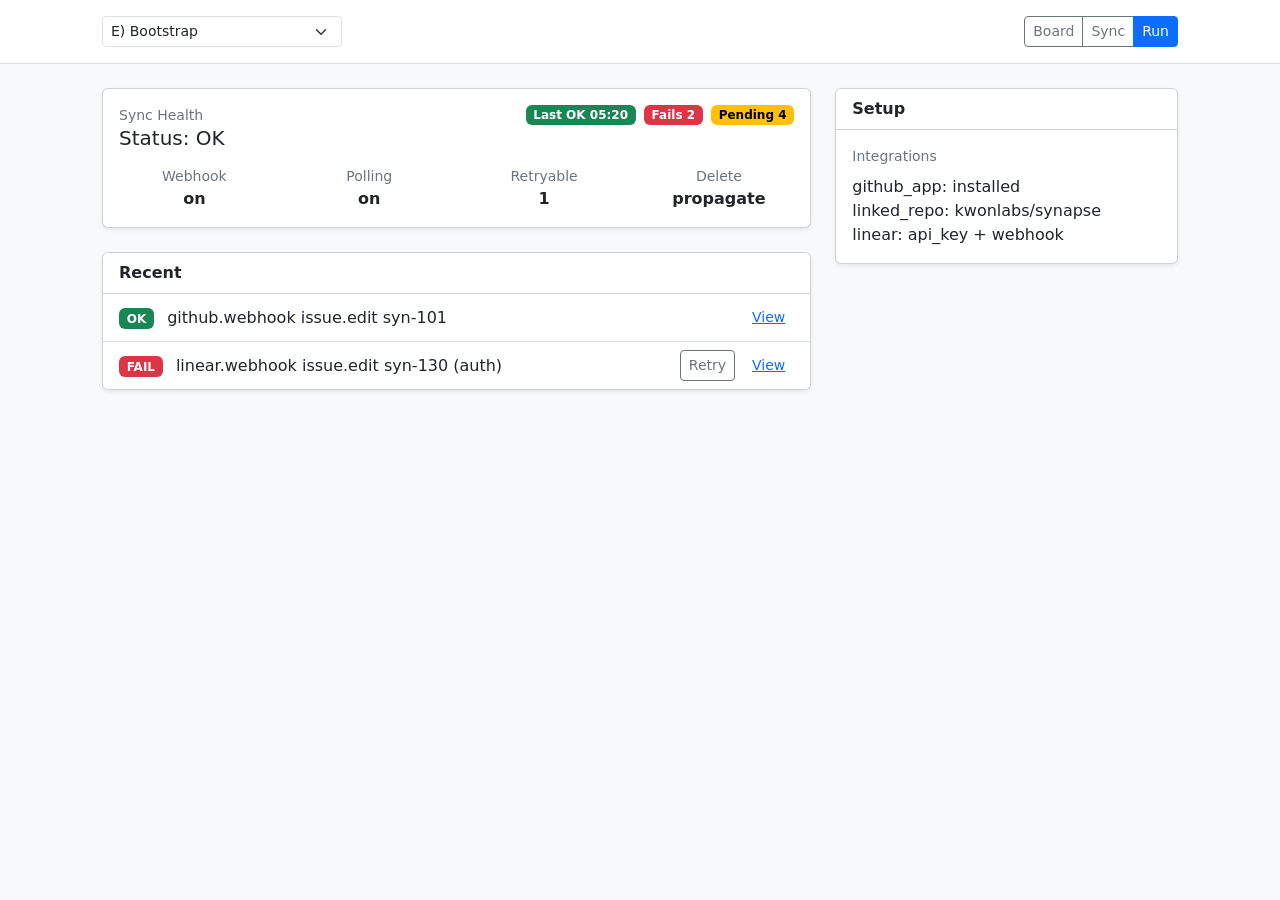
<file: dashboard-E-bootstrap.html>
<!doctype html>
<html lang="en">
<head>
  <meta charset="utf-8" />
  <meta name="viewport" content="width=device-width, initial-scale=1" />
  <meta http-equiv="Cache-Control" content="no-store, max-age=0" />
  <meta http-equiv="Pragma" content="no-cache" />
  <meta http-equiv="Expires" content="0" />
  <title>Dashboard — E) Bootstrap</title>
  <link href="https://cdn.jsdelivr.net/npm/bootstrap@5.3.3/dist/css/bootstrap.min.css" rel="stylesheet" />
  <style>
    body{background:#f8f9fa}
    .topbar{position:sticky;top:0;z-index:10;background:rgba(255,255,255,.92);backdrop-filter: blur(10px)}
    .frame{max-width:1100px}
  </style>
</head>
<body>
  <header class="topbar border-bottom">
    <div class="container-fluid frame py-3 d-flex align-items-center gap-2">
      <select id="variant" class="form-select form-select-sm" style="max-width:240px" aria-label="Select variant">
        <option value="A">A) Ops Console</option>
        <option value="B">B) Calm Productivity</option>
        <option value="C">C) Git-native</option>
        <option value="D">D) Minimal Monotone</option>
        <option value="E" selected>E) Bootstrap</option>
        <option value="F">F) shadcn</option>
        <option value="G">G) Skeuomorphism</option>
        <option value="H">H) Glassmorphism</option>
        <option value="I">I) Neumorphism</option>
        <option value="J">J) Neo-brutal</option>
        <option value="K">K) Cyberpunk</option>
        <option value="L">L) Ecopunk</option>
      </select>
      <div class="flex-grow-1"></div>
      <div class="btn-group">
        <a class="btn btn-outline-secondary btn-sm" href="#">Board</a>
        <a class="btn btn-outline-secondary btn-sm" href="#">Sync</a>
        <a class="btn btn-primary btn-sm" href="#">Run</a>
      </div>
    </div>
  </header>

  <main class="container-fluid frame py-4">
    <div class="row g-4">
      <div class="col-12 col-lg-8">
        <div class="card shadow-sm mb-4">
          <div class="card-body">
            <div class="d-flex justify-content-between align-items-start gap-3 flex-wrap">
              <div>
                <div class="text-secondary small">Sync Health</div>
                <div class="h5 mb-0">Status: OK</div>
              </div>
              <div class="d-flex gap-2 flex-wrap">
                <span class="badge text-bg-success">Last OK 05:20</span>
                <span class="badge text-bg-danger">Fails 2</span>
                <span class="badge text-bg-warning">Pending 4</span>
              </div>
            </div>

            <div class="row text-center mt-3">
              <div class="col-6 col-md-3"><div class="text-secondary small">Webhook</div><div class="fw-semibold">on</div></div>
              <div class="col-6 col-md-3"><div class="text-secondary small">Polling</div><div class="fw-semibold">on</div></div>
              <div class="col-6 col-md-3"><div class="text-secondary small">Retryable</div><div class="fw-semibold">1</div></div>
              <div class="col-6 col-md-3"><div class="text-secondary small">Delete</div><div class="fw-semibold">propagate</div></div>
            </div>
          </div>
        </div>

        <div class="card shadow-sm">
          <div class="card-header bg-white">
            <div class="fw-semibold">Recent</div>
          </div>
          <div class="list-group list-group-flush">
            <div class="list-group-item d-flex justify-content-between align-items-center">
              <div><span class="badge text-bg-success me-2">OK</span> github.webhook issue.edit syn-101</div>
              <a class="btn btn-link btn-sm" href="#">View</a>
            </div>
            <div class="list-group-item d-flex justify-content-between align-items-center">
              <div><span class="badge text-bg-danger me-2">FAIL</span> linear.webhook issue.edit syn-130 (auth)</div>
              <div class="d-flex gap-2"><a class="btn btn-outline-secondary btn-sm" href="#">Retry</a><a class="btn btn-link btn-sm" href="#">View</a></div>
            </div>
          </div>
        </div>
      </div>

      <div class="col-12 col-lg-4">
        <div class="card shadow-sm">
          <div class="card-header bg-white"><div class="fw-semibold">Setup</div></div>
          <div class="card-body">
            <div class="text-secondary small mb-2">Integrations</div>
            <ul class="list-unstyled mb-0">
              <li>github_app: installed</li>
              <li>linked_repo: kwonlabs/synapse</li>
              <li>linear: api_key + webhook</li>
            </ul>
          </div>
        </div>
      </div>
    </div>

    <script>
      document.getElementById('variant')?.addEventListener('change', (e) => {
        const v = e.target.value;
                const map = {
          A: './dashboard-A-ops-console.html',
          B: './dashboard-B-calm-productivity.html',
          C: './dashboard-C-git-native.html',
          D: './dashboard-D-minimal-monotone.html',
          E: './dashboard-E-bootstrap.html',
          F: './dashboard-F-shadcn.html',
          G: './dashboard-G-skeuo.html',
          H: './dashboard-H-glass.html',
          I: './dashboard-I-neumo.html',
          J: './dashboard-J-neobrutal.html',
          K: './dashboard-K-cyberpunk.html',
          L: './dashboard-L-ecopunk.html',
        };
        window.location.href = map[v] || map.E;
      });
    </script>
  </main>
</body>
</html>
</file>
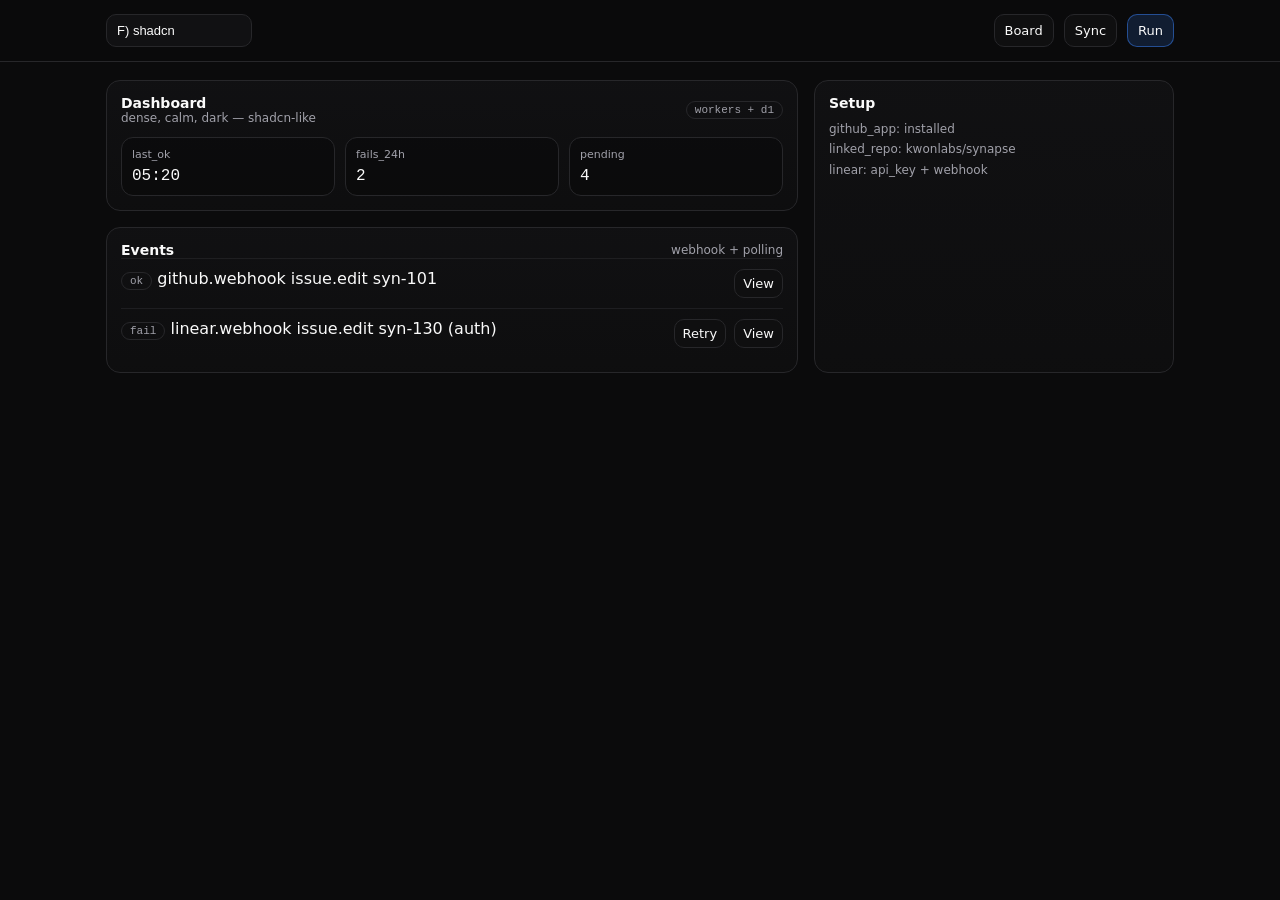
<file: dashboard-F-shadcn.html>
<!doctype html>
<html lang="en">
<head>
  <meta charset="utf-8" />
  <meta name="viewport" content="width=device-width, initial-scale=1" />
  <meta http-equiv="Cache-Control" content="no-store, max-age=0" />
  <meta http-equiv="Pragma" content="no-cache" />
  <meta http-equiv="Expires" content="0" />
  <title>Dashboard — F) shadcn</title>
  <style>
    :root{
      --bg:#0b0b0c;
      --panel:#111113;
      --panel2:#0f0f10;
      --text:#fafafa;
      --muted:#a1a1aa;
      --border:#27272a;
      --ring:#3b82f6;
      --mono: ui-monospace,SFMono-Regular,Menlo,Monaco,Consolas,"Liberation Mono","Courier New",monospace;
      --sans: ui-sans-serif,system-ui,-apple-system,Segoe UI,Roboto,Helvetica,Arial;
    }
    *{box-sizing:border-box}
    body{margin:0;background:var(--bg);color:var(--text);font-family:var(--sans)}
    .topbar{position:sticky;top:0;background:rgba(11,11,12,.78);backdrop-filter: blur(10px);border-bottom:1px solid var(--border)}
    .wrap{max-width:1100px;margin:0 auto;padding:14px 16px;display:flex;align-items:center;gap:10px}
    select{appearance:none;background:var(--panel);color:var(--text);border:1px solid var(--border);padding:8px 10px;border-radius:10px;font-size:13px;outline:none}
    select:focus{border-color:rgba(59,130,246,.6);box-shadow:0 0 0 4px rgba(59,130,246,.15)}
    .spacer{flex:1}
    .btn{border:1px solid var(--border);background:var(--panel2);color:var(--text);padding:8px 10px;border-radius:10px;font-size:13px;text-decoration:none}
    .btn.primary{border-color:rgba(59,130,246,.5);background:rgba(59,130,246,.16)}
    main{max-width:1100px;margin:0 auto;padding:18px 16px}
    .grid{display:grid;grid-template-columns:1fr 360px;gap:16px}
    @media(max-width:900px){.grid{grid-template-columns:1fr}}
    .card{border:1px solid var(--border);background:linear-gradient(180deg, rgba(17,17,19,.9), rgba(15,15,16,.7));border-radius:14px;padding:14px}
    .h{display:flex;justify-content:space-between;align-items:center;gap:10px}
    .title{font-size:14px;font-weight:700}
    .muted{color:var(--muted);font-size:12px}
    .kpis{display:grid;grid-template-columns:repeat(3,1fr);gap:10px;margin-top:12px}
    .kpi{border:1px solid var(--border);border-radius:12px;padding:10px;background:rgba(2,2,3,.25)}
    .kpi .k{color:var(--muted);font-size:11px;margin-bottom:6px}
    .kpi .v{font-family:var(--mono);font-size:16px}
    .row{display:flex;justify-content:space-between;gap:10px;padding:10px 0;border-top:1px solid rgba(39,39,42,.65)}
    .row:first-child{border-top:0}
    .pill{display:inline-flex;align-items:center;border:1px solid var(--border);border-radius:999px;padding:2px 8px;font-family:var(--mono);font-size:11px;color:var(--muted)}
  </style>
</head>
<body>
  <header class="topbar">
    <div class="wrap">
      <select id="variant" aria-label="Select variant">
        <option value="A">A) Ops Console</option>
        <option value="B">B) Calm Productivity</option>
        <option value="C">C) Git-native</option>
        <option value="D">D) Minimal Monotone</option>
        <option value="E">E) Bootstrap</option>
        <option value="F" selected>F) shadcn</option>
        <option value="G">G) Skeuomorphism</option>
        <option value="H">H) Glassmorphism</option>
        <option value="I">I) Neumorphism</option>
        <option value="J">J) Neo-brutal</option>
        <option value="K">K) Cyberpunk</option>
        <option value="L">L) Ecopunk</option>
      </select>
      <div class="spacer"></div>
      <a class="btn" href="#">Board</a>
      <a class="btn" href="#">Sync</a>
      <a class="btn primary" href="#">Run</a>
    </div>
  </header>

  <main>
    <div class="grid">
      <section style="display:grid;gap:16px">
        <div class="card">
          <div class="h">
            <div>
              <div class="title">Dashboard</div>
              <div class="muted">dense, calm, dark — shadcn-like</div>
            </div>
            <span class="pill">workers + d1</span>
          </div>
          <div class="kpis">
            <div class="kpi"><div class="k">last_ok</div><div class="v">05:20</div></div>
            <div class="kpi"><div class="k">fails_24h</div><div class="v">2</div></div>
            <div class="kpi"><div class="k">pending</div><div class="v">4</div></div>
          </div>
        </div>

        <div class="card">
          <div class="h"><div class="title">Events</div><div class="muted">webhook + polling</div></div>
          <div class="row"><div><span class="pill">ok</span> github.webhook issue.edit syn-101</div><a class="btn" href="#" style="padding:6px 8px">View</a></div>
          <div class="row"><div><span class="pill">fail</span> linear.webhook issue.edit syn-130 (auth)</div><div style="display:flex;gap:8px"><a class="btn" href="#" style="padding:6px 8px">Retry</a><a class="btn" href="#" style="padding:6px 8px">View</a></div></div>
        </div>
      </section>

      <aside style="display:grid;gap:16px">
        <div class="card">
          <div class="h"><div class="title">Setup</div></div>
          <div class="muted" style="margin-top:8px;line-height:1.7">
            github_app: installed<br/>
            linked_repo: kwonlabs/synapse<br/>
            linear: api_key + webhook
          </div>
        </div>
      </aside>
    </div>

    <script>
      document.getElementById('variant')?.addEventListener('change', (e) => {
        const v = e.target.value;
                const map = {
          A: './dashboard-A-ops-console.html',
          B: './dashboard-B-calm-productivity.html',
          C: './dashboard-C-git-native.html',
          D: './dashboard-D-minimal-monotone.html',
          E: './dashboard-E-bootstrap.html',
          F: './dashboard-F-shadcn.html',
          G: './dashboard-G-skeuo.html',
          H: './dashboard-H-glass.html',
          I: './dashboard-I-neumo.html',
          J: './dashboard-J-neobrutal.html',
          K: './dashboard-K-cyberpunk.html',
          L: './dashboard-L-ecopunk.html',
        };
        window.location.href = map[v] || map.F;
      });
    </script>
  </main>
</body>
</html>
</file>
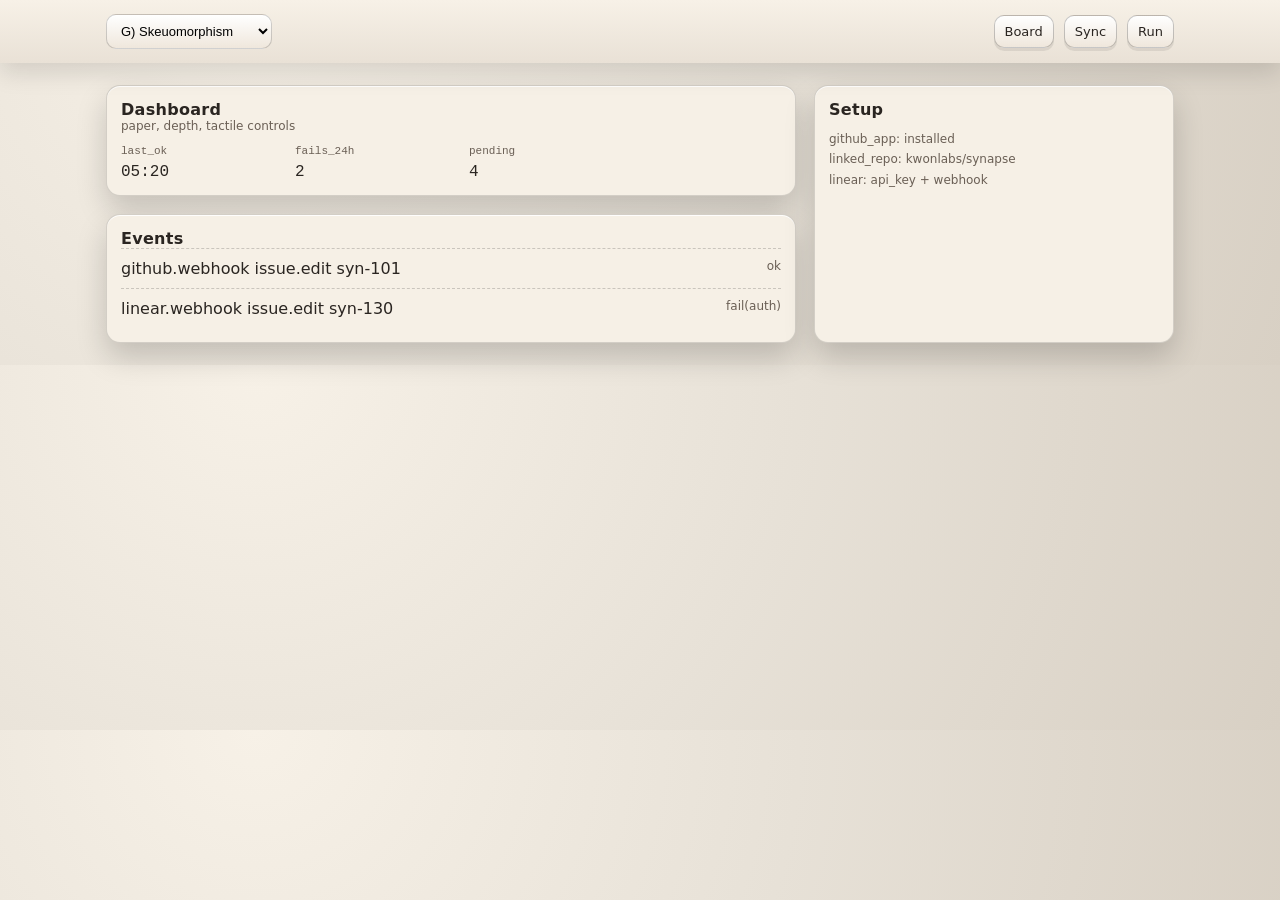
<file: dashboard-G-skeuo.html>
<!doctype html>
<html lang="en">
<head>
  <meta charset="utf-8" />
  <meta name="viewport" content="width=device-width, initial-scale=1" />
  <meta http-equiv="Cache-Control" content="no-store, max-age=0" />
  <meta http-equiv="Pragma" content="no-cache" />
  <meta http-equiv="Expires" content="0" />
  <title>Dashboard — G) Skeuomorphism</title>
  <style>
    :root{
      --bg:#e7e1d7;
      --paper:#f6f0e6;
      --ink:#2a2521;
      --muted:#6a5f55;
      --shadow: rgba(0,0,0,.18);
      --mono: ui-monospace,SFMono-Regular,Menlo,Monaco,Consolas,"Liberation Mono","Courier New",monospace;
      --sans: ui-sans-serif,system-ui,-apple-system,Segoe UI,Roboto,Helvetica,Arial;
    }
    *{box-sizing:border-box}
    body{margin:0;background:radial-gradient(circle at 20% 0%, #f7f1e7 0%, var(--bg) 50%, #d8d0c4 100%);color:var(--ink);font-family:var(--sans)}
    .topbar{position:sticky;top:0;background:linear-gradient(#f7f1e7, #e9e1d6);box-shadow:0 10px 24px rgba(0,0,0,.12)}
    .wrap{max-width:1100px;margin:0 auto;padding:14px 16px;display:flex;align-items:center;gap:10px}
    select{background:linear-gradient(#fff, #efe7dc);border:1px solid rgba(0,0,0,.18);border-radius:10px;padding:8px 10px;font-size:13px;box-shadow: inset 0 1px 0 rgba(255,255,255,.9)}
    .spacer{flex:1}
    .btn{border:1px solid rgba(0,0,0,.22);background:linear-gradient(#fff, #efe7dc);padding:8px 10px;border-radius:10px;font-size:13px;text-decoration:none;color:var(--ink);box-shadow: 0 3px 0 rgba(0,0,0,.08)}
    .btn:active{transform:translateY(1px);box-shadow: 0 2px 0 rgba(0,0,0,.08)}
    main{max-width:1100px;margin:0 auto;padding:22px 16px}
    .grid{display:grid;grid-template-columns: 1fr 360px;gap:18px}
    @media(max-width:900px){.grid{grid-template-columns:1fr}}
    .card{background:var(--paper);border:1px solid rgba(0,0,0,.14);border-radius:14px;padding:14px;box-shadow: 0 14px 30px var(--shadow), inset 0 1px 0 rgba(255,255,255,.9)}
    .title{font-weight:800;letter-spacing:.3px}
    .muted{color:var(--muted);font-size:12px}
    .kpis{display:flex;gap:14px;flex-wrap:wrap;margin-top:12px;font-family:var(--mono)}
    .kpi{min-width:160px}
    .k{font-size:11px;color:var(--muted);margin-bottom:6px}
    .v{font-size:16px}
    .line{display:flex;justify-content:space-between;gap:10px;padding:10px 0;border-top:1px dashed rgba(0,0,0,.18)}
    .line:first-child{border-top:0}
  </style>
</head>
<body>
  <header class="topbar">
    <div class="wrap">
      <select id="variant" aria-label="Select variant">
        <option value="A">A) Ops Console</option>
        <option value="B">B) Calm Productivity</option>
        <option value="C">C) Git-native</option>
        <option value="D">D) Minimal Monotone</option>
        <option value="E">E) Bootstrap</option>
        <option value="F">F) shadcn</option>
        <option value="G" selected>G) Skeuomorphism</option>
        <option value="H">H) Glassmorphism</option>
        <option value="I">I) Neumorphism</option>
        <option value="J">J) Neo-brutal</option>
      </select>
      <div class="spacer"></div>
      <a class="btn" href="#">Board</a>
      <a class="btn" href="#">Sync</a>
      <a class="btn" href="#">Run</a>
    </div>
  </header>

  <main>
    <div class="grid">
      <section style="display:grid;gap:18px">
        <div class="card">
          <div class="title">Dashboard</div>
          <div class="muted">paper, depth, tactile controls</div>
          <div class="kpis">
            <div class="kpi"><div class="k">last_ok</div><div class="v">05:20</div></div>
            <div class="kpi"><div class="k">fails_24h</div><div class="v">2</div></div>
            <div class="kpi"><div class="k">pending</div><div class="v">4</div></div>
          </div>
        </div>
        <div class="card">
          <div class="title">Events</div>
          <div class="line"><div>github.webhook issue.edit syn-101</div><div class="muted">ok</div></div>
          <div class="line"><div>linear.webhook issue.edit syn-130</div><div class="muted">fail(auth)</div></div>
        </div>
      </section>
      <aside style="display:grid;gap:18px">
        <div class="card">
          <div class="title">Setup</div>
          <div class="muted" style="margin-top:10px;line-height:1.7">
            github_app: installed<br/>linked_repo: kwonlabs/synapse<br/>linear: api_key + webhook
          </div>
        </div>
      </aside>
    </div>

    <script>
      document.getElementById('variant')?.addEventListener('change', (e) => {
        const v = e.target.value;
        const map = {
          A: './dashboard-A-ops-console.html',
          B: './dashboard-B-calm-productivity.html',
          C: './dashboard-C-git-native.html',
          D: './dashboard-D-minimal-monotone.html',
          E: './dashboard-E-bootstrap.html',
          F: './dashboard-F-shadcn.html',
          G: './dashboard-G-skeuo.html',
          H: './dashboard-H-glass.html',
          I: './dashboard-I-neumo.html',
          J: './dashboard-J-neobrutal.html',
        };
        window.location.href = map[v] || map.G;
      });
    </script>
  </main>
</body>
</html>
</file>
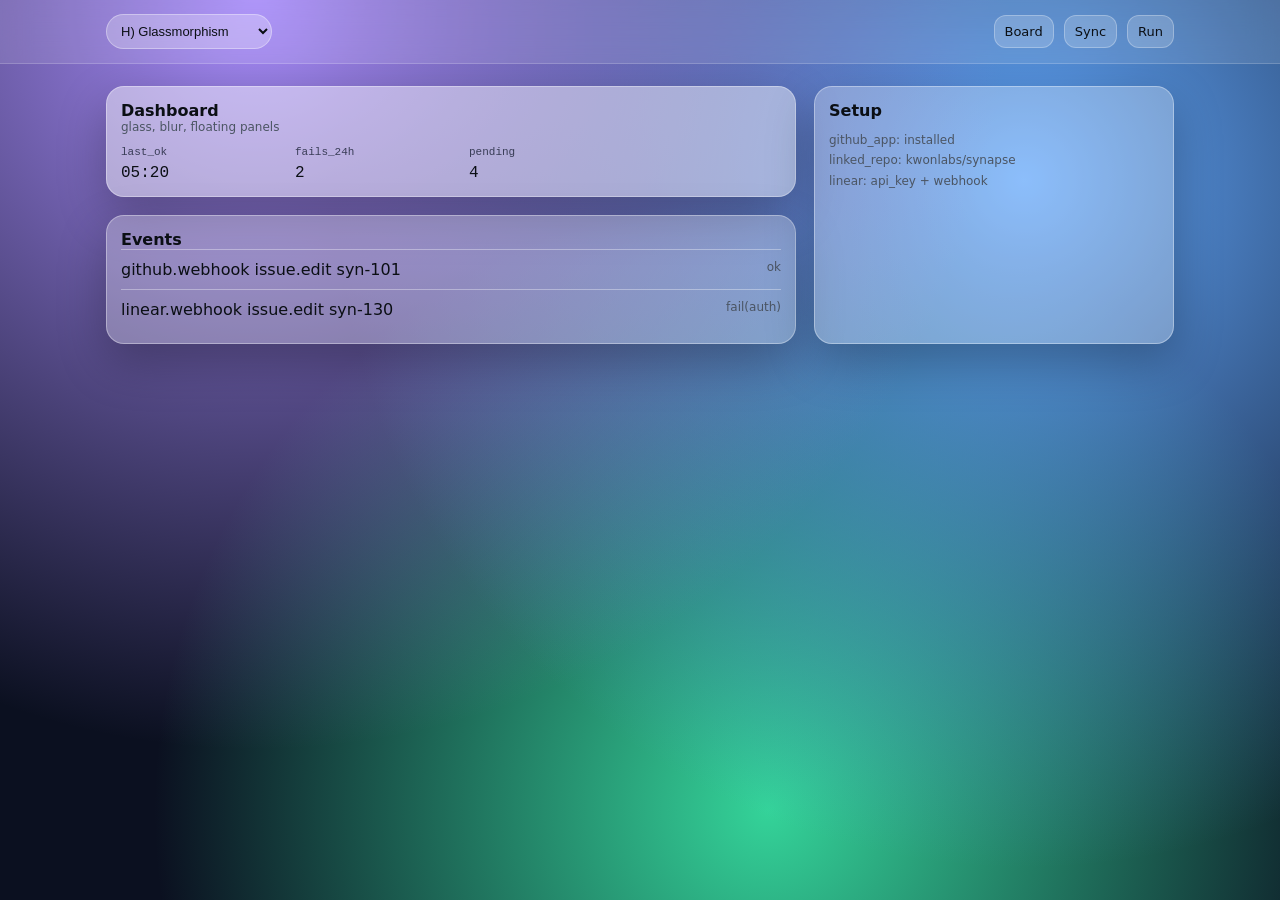
<file: dashboard-H-glass.html>
<!doctype html>
<html lang="en">
<head>
  <meta charset="utf-8" />
  <meta name="viewport" content="width=device-width, initial-scale=1" />
  <meta http-equiv="Cache-Control" content="no-store, max-age=0" />
  <meta http-equiv="Pragma" content="no-cache" />
  <meta http-equiv="Expires" content="0" />
  <title>Dashboard — H) Glassmorphism</title>
  <style>
    :root{
      --text:#0b0f14;
      --muted:#4b5563;
      --hair: rgba(255,255,255,.35);
      --glass: rgba(255,255,255,.45);
      --glass2: rgba(255,255,255,.28);
      --mono: ui-monospace,SFMono-Regular,Menlo,Monaco,Consolas,"Liberation Mono","Courier New",monospace;
      --sans: ui-sans-serif,system-ui,-apple-system,Segoe UI,Roboto,Helvetica,Arial;
    }
    *{box-sizing:border-box}
    body{margin:0;font-family:var(--sans);color:var(--text);
      background: radial-gradient(circle at 20% 0%, #a78bfa 0%, rgba(167,139,250,.0) 55%),
                  radial-gradient(circle at 80% 20%, #60a5fa 0%, rgba(96,165,250,.0) 55%),
                  radial-gradient(circle at 60% 90%, #34d399 0%, rgba(52,211,153,.0) 55%),
                  #0b1020;
      min-height:100vh;
    }
    .topbar{position:sticky;top:0;background:rgba(255,255,255,.10);backdrop-filter: blur(14px);border-bottom:1px solid rgba(255,255,255,.18)}
    .wrap{max-width:1100px;margin:0 auto;padding:14px 16px;display:flex;align-items:center;gap:10px}
    select{background:rgba(255,255,255,.25);color:#0b0f14;border:1px solid rgba(255,255,255,.35);border-radius:999px;padding:8px 10px;font-size:13px}
    .spacer{flex:1}
    .btn{background:rgba(255,255,255,.18);border:1px solid rgba(255,255,255,.28);color:#0b0f14;padding:8px 10px;border-radius:12px;font-size:13px;text-decoration:none}
    main{max-width:1100px;margin:0 auto;padding:22px 16px}
    .grid{display:grid;grid-template-columns: 1fr 360px;gap:18px}
    @media(max-width:900px){.grid{grid-template-columns:1fr}}
    .card{background:var(--glass);border:1px solid rgba(255,255,255,.35);border-radius:18px;padding:14px;box-shadow:0 18px 48px rgba(0,0,0,.28)}
    .card.soft{background:var(--glass2)}
    .title{font-weight:800}
    .muted{color:var(--muted);font-size:12px}
    .kpis{display:flex;gap:14px;flex-wrap:wrap;margin-top:12px;font-family:var(--mono)}
    .kpi{min-width:160px}
    .k{font-size:11px;color:rgba(15,23,42,.75);margin-bottom:6px}
    .v{font-size:16px}
    .line{display:flex;justify-content:space-between;gap:10px;padding:10px 0;border-top:1px solid rgba(255,255,255,.35)}
    .line:first-child{border-top:0}
  </style>
</head>
<body>
  <header class="topbar">
    <div class="wrap">
      <select id="variant" aria-label="Select variant">
        <option value="A">A) Ops Console</option>
        <option value="B">B) Calm Productivity</option>
        <option value="C">C) Git-native</option>
        <option value="D">D) Minimal Monotone</option>
        <option value="E">E) Bootstrap</option>
        <option value="F">F) shadcn</option>
        <option value="G">G) Skeuomorphism</option>
        <option value="H" selected>H) Glassmorphism</option>
        <option value="I">I) Neumorphism</option>
        <option value="J">J) Neo-brutal</option>
        <option value="K">K) Cyberpunk</option>
        <option value="L">L) Ecopunk</option>
      </select>
      <div class="spacer"></div>
      <a class="btn" href="#">Board</a>
      <a class="btn" href="#">Sync</a>
      <a class="btn" href="#">Run</a>
    </div>
  </header>

  <main>
    <div class="grid">
      <section style="display:grid;gap:18px">
        <div class="card">
          <div class="title">Dashboard</div>
          <div class="muted">glass, blur, floating panels</div>
          <div class="kpis">
            <div class="kpi"><div class="k">last_ok</div><div class="v">05:20</div></div>
            <div class="kpi"><div class="k">fails_24h</div><div class="v">2</div></div>
            <div class="kpi"><div class="k">pending</div><div class="v">4</div></div>
          </div>
        </div>
        <div class="card soft">
          <div class="title">Events</div>
          <div class="line"><div>github.webhook issue.edit syn-101</div><div class="muted">ok</div></div>
          <div class="line"><div>linear.webhook issue.edit syn-130</div><div class="muted">fail(auth)</div></div>
        </div>
      </section>
      <aside style="display:grid;gap:18px">
        <div class="card soft">
          <div class="title">Setup</div>
          <div class="muted" style="margin-top:10px;line-height:1.7">
            github_app: installed<br/>linked_repo: kwonlabs/synapse<br/>linear: api_key + webhook
          </div>
        </div>
      </aside>
    </div>

    <script>
      document.getElementById('variant')?.addEventListener('change', (e) => {
        const v = e.target.value;
                const map = {
          A: './dashboard-A-ops-console.html',
          B: './dashboard-B-calm-productivity.html',
          C: './dashboard-C-git-native.html',
          D: './dashboard-D-minimal-monotone.html',
          E: './dashboard-E-bootstrap.html',
          F: './dashboard-F-shadcn.html',
          G: './dashboard-G-skeuo.html',
          H: './dashboard-H-glass.html',
          I: './dashboard-I-neumo.html',
          J: './dashboard-J-neobrutal.html',
          K: './dashboard-K-cyberpunk.html',
          L: './dashboard-L-ecopunk.html',
        };
        window.location.href = map[v] || map.H;
      });
    </script>
  </main>
</body>
</html>
</file>
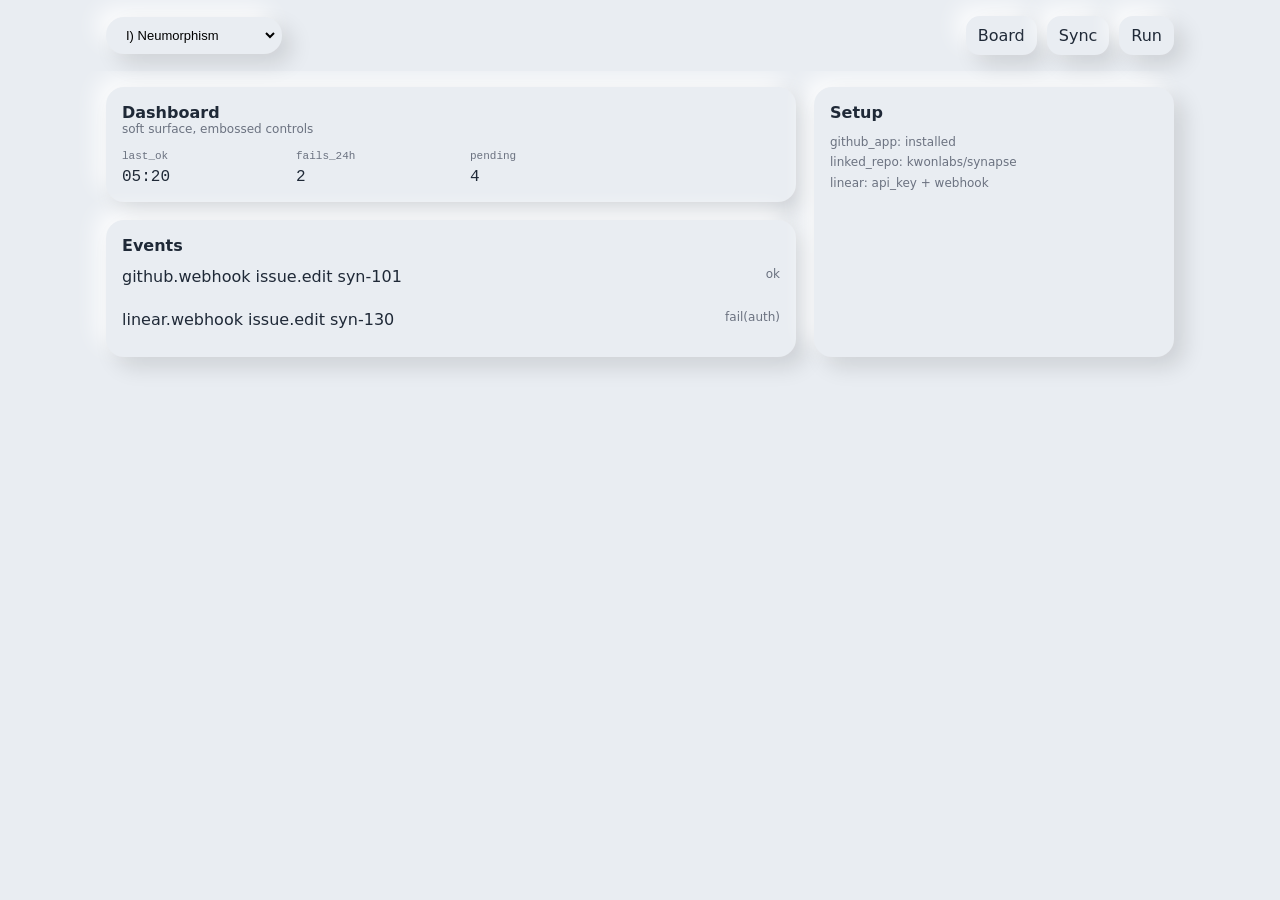
<file: dashboard-I-neumo.html>
<!doctype html>
<html lang="en">
<head>
  <meta charset="utf-8" />
  <meta name="viewport" content="width=device-width, initial-scale=1" />
  <meta http-equiv="Cache-Control" content="no-store, max-age=0" />
  <meta http-equiv="Pragma" content="no-cache" />
  <meta http-equiv="Expires" content="0" />
  <title>Dashboard — I) Neumorphism</title>
  <style>
    :root{
      --bg:#e9edf2;
      --text:#1f2937;
      --muted:#6b7280;
      --shadow1: rgba(255,255,255,.85);
      --shadow2: rgba(0,0,0,.12);
      --mono: ui-monospace,SFMono-Regular,Menlo,Monaco,Consolas,"Liberation Mono","Courier New",monospace;
      --sans: ui-sans-serif,system-ui,-apple-system,Segoe UI,Roboto,Helvetica,Arial;
    }
    *{box-sizing:border-box}
    body{margin:0;background:var(--bg);color:var(--text);font-family:var(--sans)}
    .topbar{position:sticky;top:0;background:var(--bg)}
    .wrap{max-width:1100px;margin:0 auto;padding:16px;display:flex;align-items:center;gap:10px}
    .neu{border-radius:18px;background:var(--bg);box-shadow: 10px 10px 22px var(--shadow2), -10px -10px 22px var(--shadow1)}
    select{border:0;background:transparent;padding:10px 12px;font-size:13px;outline:none}
    .spacer{flex:1}
    .btn{padding:10px 12px;border-radius:14px;text-decoration:none;color:var(--text);display:inline-block}
    .btn.neu:active{box-shadow: inset 8px 8px 18px var(--shadow2), inset -8px -8px 18px var(--shadow1)}
    main{max-width:1100px;margin:0 auto;padding:16px 16px 26px}
    .grid{display:grid;grid-template-columns: 1fr 360px;gap:18px}
    @media(max-width:900px){.grid{grid-template-columns:1fr}}
    .card{padding:16px}
    .title{font-weight:800}
    .muted{color:var(--muted);font-size:12px}
    .kpis{display:flex;gap:14px;flex-wrap:wrap;margin-top:14px;font-family:var(--mono)}
    .kpi{min-width:160px}
    .k{font-size:11px;color:var(--muted);margin-bottom:6px}
    .v{font-size:16px}
    .line{display:flex;justify-content:space-between;gap:10px;padding:12px 0}
  </style>
</head>
<body>
  <header class="topbar">
    <div class="wrap">
      <div class="neu" style="padding:0 4px">
        <select id="variant" aria-label="Select variant">
        <option value="A">A) Ops Console</option>
        <option value="B">B) Calm Productivity</option>
        <option value="C">C) Git-native</option>
        <option value="D">D) Minimal Monotone</option>
        <option value="E">E) Bootstrap</option>
        <option value="F">F) shadcn</option>
        <option value="G">G) Skeuomorphism</option>
        <option value="H">H) Glassmorphism</option>
        <option value="I" selected>I) Neumorphism</option>
        <option value="J">J) Neo-brutal</option>
        <option value="K">K) Cyberpunk</option>
        <option value="L">L) Ecopunk</option>
      </select>
      </div>
      <div class="spacer"></div>
      <a class="btn neu" href="#">Board</a>
      <a class="btn neu" href="#">Sync</a>
      <a class="btn neu" href="#">Run</a>
    </div>
  </header>

  <main>
    <div class="grid">
      <section style="display:grid;gap:18px">
        <div class="neu card">
          <div class="title">Dashboard</div>
          <div class="muted">soft surface, embossed controls</div>
          <div class="kpis">
            <div class="kpi"><div class="k">last_ok</div><div class="v">05:20</div></div>
            <div class="kpi"><div class="k">fails_24h</div><div class="v">2</div></div>
            <div class="kpi"><div class="k">pending</div><div class="v">4</div></div>
          </div>
        </div>
        <div class="neu card">
          <div class="title">Events</div>
          <div class="line"><div>github.webhook issue.edit syn-101</div><div class="muted">ok</div></div>
          <div class="line"><div>linear.webhook issue.edit syn-130</div><div class="muted">fail(auth)</div></div>
        </div>
      </section>
      <aside style="display:grid;gap:18px">
        <div class="neu card">
          <div class="title">Setup</div>
          <div class="muted" style="margin-top:10px;line-height:1.7">
            github_app: installed<br/>linked_repo: kwonlabs/synapse<br/>linear: api_key + webhook
          </div>
        </div>
      </aside>
    </div>

    <script>
      document.getElementById('variant')?.addEventListener('change', (e) => {
        const v = e.target.value;
                const map = {
          A: './dashboard-A-ops-console.html',
          B: './dashboard-B-calm-productivity.html',
          C: './dashboard-C-git-native.html',
          D: './dashboard-D-minimal-monotone.html',
          E: './dashboard-E-bootstrap.html',
          F: './dashboard-F-shadcn.html',
          G: './dashboard-G-skeuo.html',
          H: './dashboard-H-glass.html',
          I: './dashboard-I-neumo.html',
          J: './dashboard-J-neobrutal.html',
          K: './dashboard-K-cyberpunk.html',
          L: './dashboard-L-ecopunk.html',
        };
        window.location.href = map[v] || map.I;
      });
    </script>
  </main>
</body>
</html>
</file>
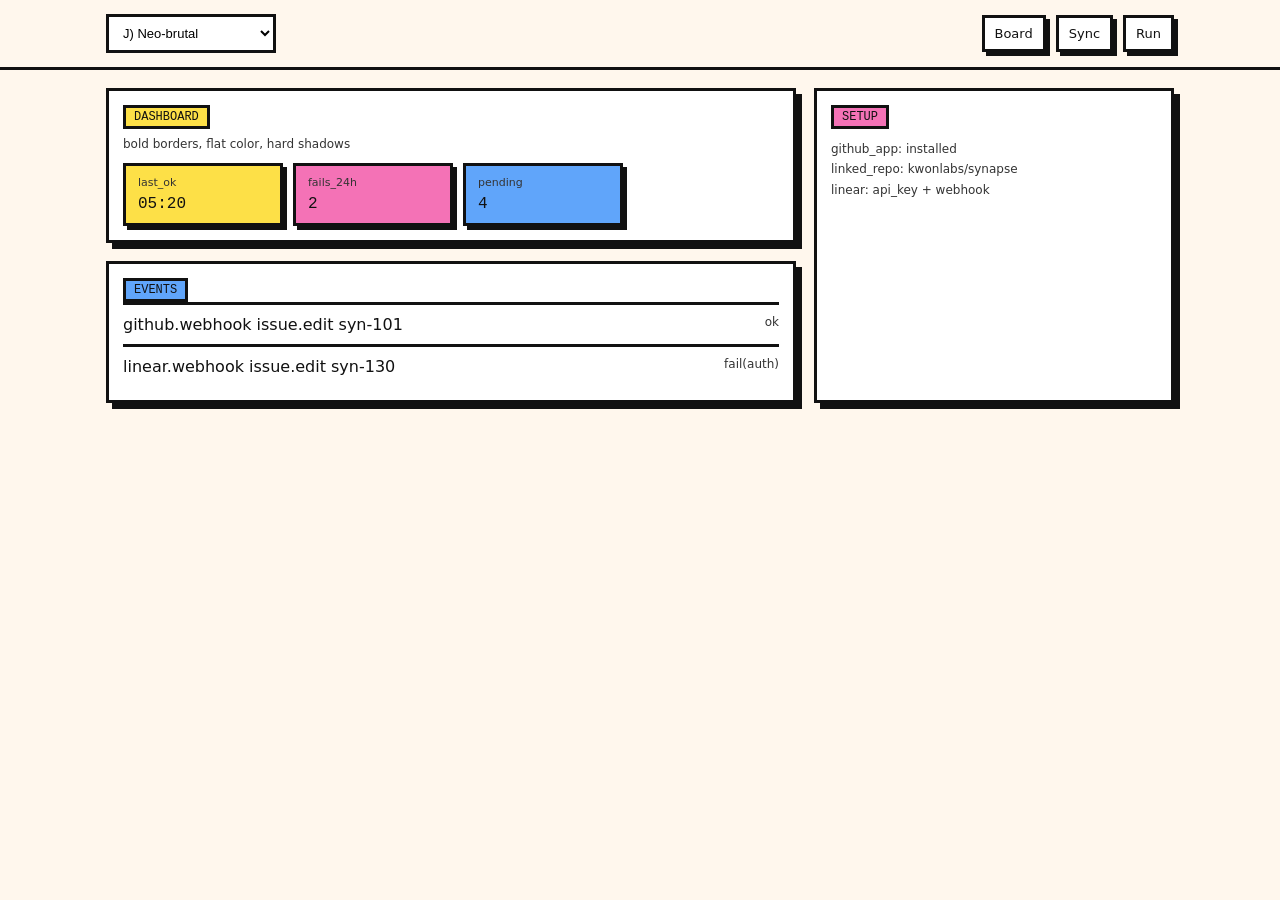
<file: dashboard-J-neobrutal.html>
<!doctype html>
<html lang="en">
<head>
  <meta charset="utf-8" />
  <meta name="viewport" content="width=device-width, initial-scale=1" />
  <meta http-equiv="Cache-Control" content="no-store, max-age=0" />
  <meta http-equiv="Pragma" content="no-cache" />
  <meta http-equiv="Expires" content="0" />
  <title>Dashboard — J) Neo-brutal</title>
  <style>
    :root{
      --bg:#fff7ed;
      --text:#111;
      --muted:#333;
      --border:#111;
      --yellow:#fde047;
      --pink:#f472b6;
      --blue:#60a5fa;
      --mono: ui-monospace,SFMono-Regular,Menlo,Monaco,Consolas,"Liberation Mono","Courier New",monospace;
      --sans: ui-sans-serif,system-ui,-apple-system,Segoe UI,Roboto,Helvetica,Arial;
    }
    *{box-sizing:border-box}
    body{margin:0;background:var(--bg);color:var(--text);font-family:var(--sans)}
    .topbar{position:sticky;top:0;background:var(--bg);border-bottom:3px solid var(--border)}
    .wrap{max-width:1100px;margin:0 auto;padding:14px 16px;display:flex;align-items:center;gap:10px}
    select{border:3px solid var(--border);background:#fff;padding:8px 10px;border-radius:0;font-size:13px}
    .spacer{flex:1}
    .btn{border:3px solid var(--border);background:#fff;padding:8px 10px;border-radius:0;font-size:13px;text-decoration:none;color:var(--text);box-shadow:4px 4px 0 var(--border)}
    .btn:hover{transform:translate(-1px,-1px);box-shadow:6px 6px 0 var(--border)}
    main{max-width:1100px;margin:0 auto;padding:18px 16px}
    .grid{display:grid;grid-template-columns: 1fr 360px;gap:18px}
    @media(max-width:900px){.grid{grid-template-columns:1fr}}
    .card{border:3px solid var(--border);background:#fff;box-shadow:6px 6px 0 var(--border);padding:14px}
    .tag{display:inline-block;border:3px solid var(--border);padding:2px 8px;font-family:var(--mono);font-size:12px;background:var(--yellow)}
    .muted{color:var(--muted);font-size:12px}
    .kpis{display:flex;gap:10px;flex-wrap:wrap;margin-top:12px}
    .kpi{border:3px solid var(--border);padding:10px 12px;min-width:160px;box-shadow:4px 4px 0 var(--border)}
    .k{font-size:11px;color:var(--muted);margin-bottom:6px}
    .v{font-family:var(--mono);font-size:16px}
    .line{display:flex;justify-content:space-between;gap:10px;padding:10px 0;border-top:3px solid var(--border)}
    .line:first-child{border-top:0}
  </style>
</head>
<body>
  <header class="topbar">
    <div class="wrap">
      <select id="variant" aria-label="Select variant">
        <option value="A">A) Ops Console</option>
        <option value="B">B) Calm Productivity</option>
        <option value="C">C) Git-native</option>
        <option value="D">D) Minimal Monotone</option>
        <option value="E">E) Bootstrap</option>
        <option value="F">F) shadcn</option>
        <option value="G">G) Skeuomorphism</option>
        <option value="H">H) Glassmorphism</option>
        <option value="I">I) Neumorphism</option>
        <option value="J" selected>J) Neo-brutal</option>
        <option value="K">K) Cyberpunk</option>
        <option value="L">L) Ecopunk</option>
      </select>
      <div class="spacer"></div>
      <a class="btn" href="#">Board</a>
      <a class="btn" href="#">Sync</a>
      <a class="btn" href="#">Run</a>
    </div>
  </header>

  <main>
    <div class="grid">
      <section style="display:grid;gap:18px">
        <div class="card">
          <span class="tag">DASHBOARD</span>
          <div class="muted" style="margin-top:8px">bold borders, flat color, hard shadows</div>
          <div class="kpis">
            <div class="kpi" style="background:var(--yellow)"><div class="k">last_ok</div><div class="v">05:20</div></div>
            <div class="kpi" style="background:var(--pink)"><div class="k">fails_24h</div><div class="v">2</div></div>
            <div class="kpi" style="background:var(--blue)"><div class="k">pending</div><div class="v">4</div></div>
          </div>
        </div>
        <div class="card">
          <span class="tag" style="background:var(--blue)">EVENTS</span>
          <div class="line"><div>github.webhook issue.edit syn-101</div><div class="muted">ok</div></div>
          <div class="line"><div>linear.webhook issue.edit syn-130</div><div class="muted">fail(auth)</div></div>
        </div>
      </section>
      <aside style="display:grid;gap:18px">
        <div class="card">
          <span class="tag" style="background:var(--pink)">SETUP</span>
          <div class="muted" style="margin-top:10px;line-height:1.7">
            github_app: installed<br/>linked_repo: kwonlabs/synapse<br/>linear: api_key + webhook
          </div>
        </div>
      </aside>
    </div>

    <script>
      document.getElementById('variant')?.addEventListener('change', (e) => {
        const v = e.target.value;
                const map = {
          A: './dashboard-A-ops-console.html',
          B: './dashboard-B-calm-productivity.html',
          C: './dashboard-C-git-native.html',
          D: './dashboard-D-minimal-monotone.html',
          E: './dashboard-E-bootstrap.html',
          F: './dashboard-F-shadcn.html',
          G: './dashboard-G-skeuo.html',
          H: './dashboard-H-glass.html',
          I: './dashboard-I-neumo.html',
          J: './dashboard-J-neobrutal.html',
          K: './dashboard-K-cyberpunk.html',
          L: './dashboard-L-ecopunk.html',
        };
        window.location.href = map[v] || map.J;
      });
    </script>
  </main>
</body>
</html>
</file>
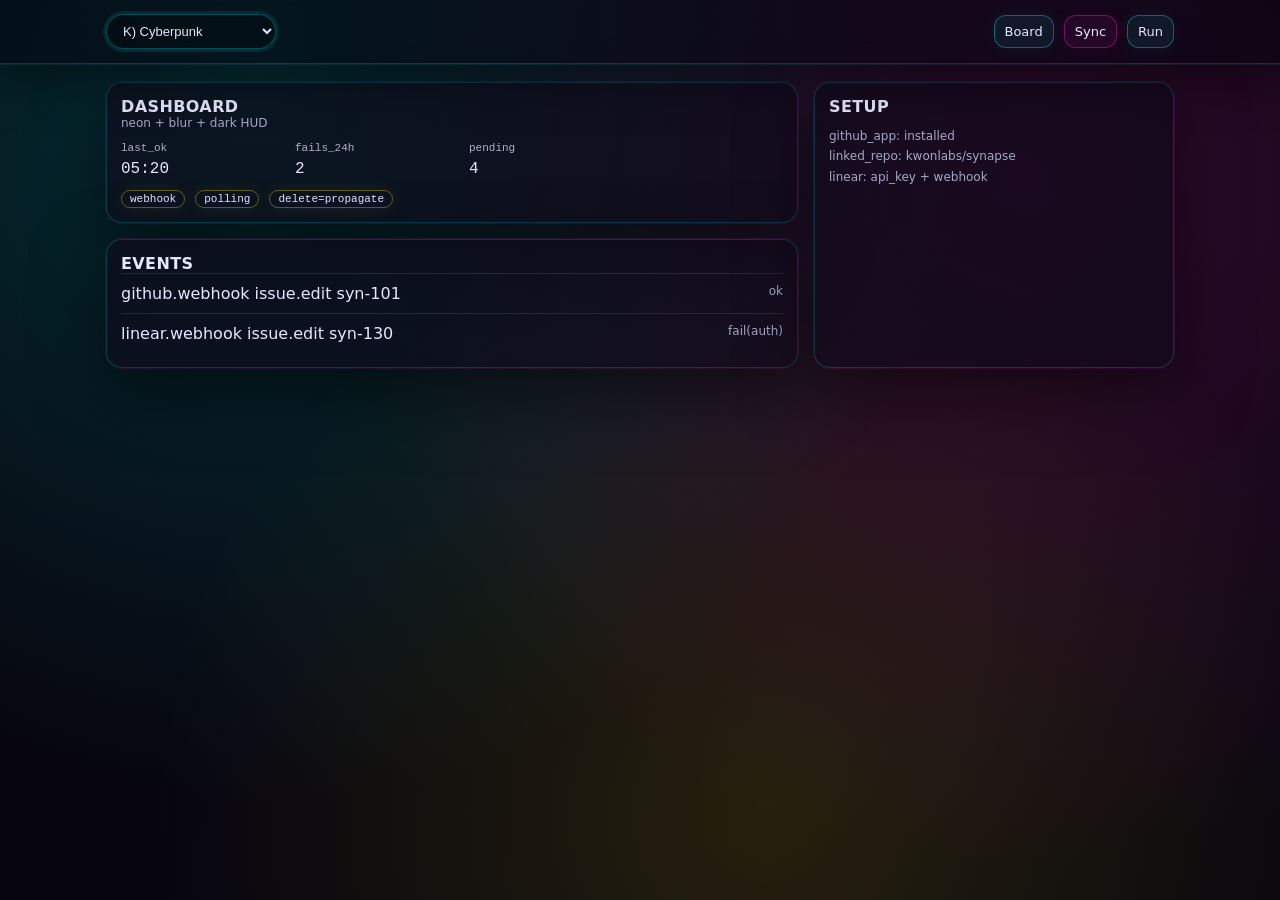
<file: dashboard-K-cyberpunk.html>
<!doctype html>
<html lang="en">
<head>
  <meta charset="utf-8" />
  <meta name="viewport" content="width=device-width, initial-scale=1" />
  <meta http-equiv="Cache-Control" content="no-store, max-age=0" />
  <meta http-equiv="Pragma" content="no-cache" />
  <meta http-equiv="Expires" content="0" />
  <title>Dashboard — K) Cyberpunk</title>
  <style>
    :root{
      --bg:#07050f;
      --panel: rgba(14, 10, 26, .65);
      --text:#e7e7ff;
      --muted:#a8a8c7;
      --hair: rgba(255,255,255,.12);
      --neon1:#00f5ff;
      --neon2:#ff2bd6;
      --neon3:#ffe600;
      --mono: ui-monospace,SFMono-Regular,Menlo,Monaco,Consolas,"Liberation Mono","Courier New",monospace;
      --sans: ui-sans-serif,system-ui,-apple-system,Segoe UI,Roboto,Helvetica,Arial;
    }
    *{box-sizing:border-box}
    body{margin:0;font-family:var(--sans);color:var(--text);
      background:
        radial-gradient(circle at 20% 10%, rgba(0,245,255,.18) 0%, rgba(0,245,255,0) 55%),
        radial-gradient(circle at 80% 20%, rgba(255,43,214,.18) 0%, rgba(255,43,214,0) 55%),
        radial-gradient(circle at 60% 90%, rgba(255,230,0,.12) 0%, rgba(255,230,0,0) 55%),
        linear-gradient(180deg, #05040a 0%, var(--bg) 100%);
      min-height:100vh;
    }
    .topbar{position:sticky;top:0;background:rgba(7,5,15,.55);backdrop-filter: blur(14px);
      border-bottom:1px solid var(--hair);
      box-shadow: 0 0 0 1px rgba(0,245,255,.08), 0 16px 50px rgba(0,0,0,.45);
    }
    .wrap{max-width:1100px;margin:0 auto;padding:14px 16px;display:flex;align-items:center;gap:10px}
    select{background:rgba(0,0,0,.25);color:var(--text);border:1px solid rgba(0,245,255,.28);
      border-radius:999px;padding:8px 12px;font-size:13px;outline:none;
      box-shadow: 0 0 0 3px rgba(0,245,255,.10);
    }
    .spacer{flex:1}
    .btn{border:1px solid rgba(255,43,214,.35);background:rgba(255,43,214,.08);color:var(--text);
      padding:8px 10px;border-radius:12px;font-size:13px;text-decoration:none;
      box-shadow: 0 0 18px rgba(255,43,214,.08);
    }
    .btn.alt{border-color:rgba(0,245,255,.35);background:rgba(0,245,255,.08);box-shadow:0 0 18px rgba(0,245,255,.08)}
    main{max-width:1100px;margin:0 auto;padding:18px 16px}
    .grid{display:grid;grid-template-columns:1fr 360px;gap:16px}
    @media(max-width:900px){.grid{grid-template-columns:1fr}}
    .card{background:var(--panel);border:1px solid rgba(0,245,255,.18);border-radius:16px;padding:14px;
      box-shadow: 0 0 0 1px rgba(255,43,214,.10), 0 24px 70px rgba(0,0,0,.55);
    }
    .title{font-weight:900;letter-spacing:.4px}
    .muted{color:var(--muted);font-size:12px}
    .kpis{display:flex;gap:14px;flex-wrap:wrap;margin-top:12px;font-family:var(--mono)}
    .kpi{min-width:160px}
    .k{font-size:11px;color:rgba(231,231,255,.75);margin-bottom:6px}
    .v{font-size:16px}
    .line{display:flex;justify-content:space-between;gap:10px;padding:10px 0;border-top:1px solid rgba(255,255,255,.10)}
    .line:first-child{border-top:0}
    .tag{display:inline-flex;align-items:center;gap:8px;font-family:var(--mono);font-size:11px;
      border:1px solid rgba(255,230,0,.35);padding:2px 8px;border-radius:999px;color:var(--text);
      box-shadow:0 0 18px rgba(255,230,0,.08)
    }
  </style>
</head>
<body>
  <header class="topbar">
    <div class="wrap">
      <select id="variant" aria-label="Select variant">
        <option value="A">A) Ops Console</option>
        <option value="B">B) Calm Productivity</option>
        <option value="C">C) Git-native</option>
        <option value="D">D) Minimal Monotone</option>
        <option value="E">E) Bootstrap</option>
        <option value="F">F) shadcn</option>
        <option value="G">G) Skeuomorphism</option>
        <option value="H">H) Glassmorphism</option>
        <option value="I">I) Neumorphism</option>
        <option value="J">J) Neo-brutal</option>
        <option value="K" selected>K) Cyberpunk</option>
        <option value="L">L) Ecopunk</option>
      </select>
      <div class="spacer"></div>
      <a class="btn alt" href="#">Board</a>
      <a class="btn" href="#">Sync</a>
      <a class="btn alt" href="#">Run</a>
    </div>
  </header>

  <main>
    <div class="grid">
      <section style="display:grid;gap:16px">
        <div class="card">
          <div class="title">DASHBOARD</div>
          <div class="muted">neon + blur + dark HUD</div>
          <div class="kpis">
            <div class="kpi"><div class="k">last_ok</div><div class="v">05:20</div></div>
            <div class="kpi"><div class="k">fails_24h</div><div class="v">2</div></div>
            <div class="kpi"><div class="k">pending</div><div class="v">4</div></div>
          </div>
          <div style="margin-top:12px;display:flex;gap:10px;flex-wrap:wrap">
            <span class="tag">webhook</span>
            <span class="tag">polling</span>
            <span class="tag">delete=propagate</span>
          </div>
        </div>

        <div class="card">
          <div class="title">EVENTS</div>
          <div class="line"><div>github.webhook issue.edit syn-101</div><div class="muted">ok</div></div>
          <div class="line"><div>linear.webhook issue.edit syn-130</div><div class="muted">fail(auth)</div></div>
        </div>
      </section>

      <aside style="display:grid;gap:16px">
        <div class="card">
          <div class="title">SETUP</div>
          <div class="muted" style="margin-top:10px;line-height:1.7">
            github_app: installed<br/>linked_repo: kwonlabs/synapse<br/>linear: api_key + webhook
          </div>
        </div>
      </aside>
    </div>

    <script>
      document.getElementById('variant')?.addEventListener('change', (e) => {
        const v = e.target.value;
                const map = {
          A: './dashboard-A-ops-console.html',
          B: './dashboard-B-calm-productivity.html',
          C: './dashboard-C-git-native.html',
          D: './dashboard-D-minimal-monotone.html',
          E: './dashboard-E-bootstrap.html',
          F: './dashboard-F-shadcn.html',
          G: './dashboard-G-skeuo.html',
          H: './dashboard-H-glass.html',
          I: './dashboard-I-neumo.html',
          J: './dashboard-J-neobrutal.html',
          K: './dashboard-K-cyberpunk.html',
          L: './dashboard-L-ecopunk.html',
        };
        window.location.href = map[v] || map.K;
      });
    </script>
  </main>
</body>
</html>
</file>
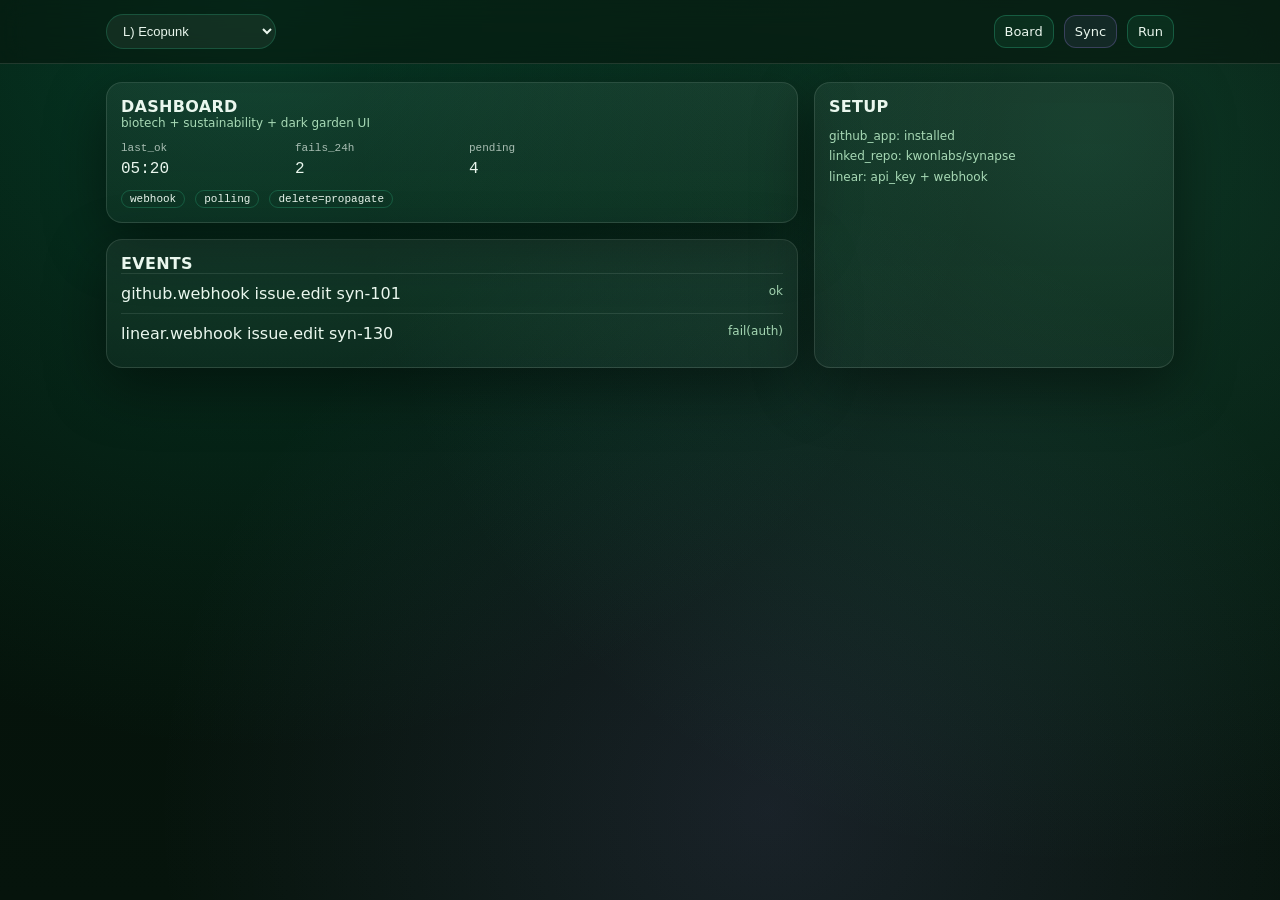
<file: dashboard-L-ecopunk.html>
<!doctype html>
<html lang="en">
<head>
  <meta charset="utf-8" />
  <meta name="viewport" content="width=device-width, initial-scale=1" />
  <meta http-equiv="Cache-Control" content="no-store, max-age=0" />
  <meta http-equiv="Pragma" content="no-cache" />
  <meta http-equiv="Expires" content="0" />
  <title>Dashboard — L) Ecopunk</title>
  <style>
    :root{
      --bg:#06140c;
      --text:#eaf7ee;
      --muted:#a7d9b5;
      --hair: rgba(234,247,238,.14);
      --leaf:#34d399;
      --moss:#10b981;
      --soil:#a78bfa;
      --mono: ui-monospace,SFMono-Regular,Menlo,Monaco,Consolas,"Liberation Mono","Courier New",monospace;
      --sans: ui-sans-serif,system-ui,-apple-system,Segoe UI,Roboto,Helvetica,Arial;
    }
    *{box-sizing:border-box}
    body{margin:0;font-family:var(--sans);color:var(--text);
      background:
        radial-gradient(circle at 20% 0%, rgba(16,185,129,.25) 0%, rgba(16,185,129,0) 55%),
        radial-gradient(circle at 85% 15%, rgba(52,211,153,.20) 0%, rgba(52,211,153,0) 55%),
        radial-gradient(circle at 60% 90%, rgba(167,139,250,.12) 0%, rgba(167,139,250,0) 55%),
        linear-gradient(180deg, #031008 0%, var(--bg) 100%);
      min-height:100vh;
    }
    .topbar{position:sticky;top:0;background:rgba(6,20,12,.55);backdrop-filter: blur(14px);
      border-bottom:1px solid rgba(234,247,238,.12)
    }
    .wrap{max-width:1100px;margin:0 auto;padding:14px 16px;display:flex;align-items:center;gap:10px}
    select{background:rgba(234,247,238,.06);color:var(--text);border:1px solid rgba(52,211,153,.22);
      border-radius:999px;padding:8px 12px;font-size:13px;outline:none
    }
    .spacer{flex:1}
    .btn{border:1px solid rgba(52,211,153,.28);background:rgba(52,211,153,.08);color:var(--text);
      padding:8px 10px;border-radius:12px;font-size:13px;text-decoration:none
    }
    .btn.alt{border-color:rgba(167,139,250,.25);background:rgba(167,139,250,.08)}
    main{max-width:1100px;margin:0 auto;padding:18px 16px}
    .grid{display:grid;grid-template-columns:1fr 360px;gap:16px}
    @media(max-width:900px){.grid{grid-template-columns:1fr}}
    .card{border:1px solid rgba(234,247,238,.12);border-radius:16px;padding:14px;
      background:linear-gradient(180deg, rgba(234,247,238,.06), rgba(234,247,238,.03));
      box-shadow: 0 18px 60px rgba(0,0,0,.45)
    }
    .title{font-weight:900;letter-spacing:.3px}
    .muted{color:var(--muted);font-size:12px}
    .kpis{display:flex;gap:14px;flex-wrap:wrap;margin-top:12px;font-family:var(--mono)}
    .kpi{min-width:160px}
    .k{font-size:11px;color:rgba(234,247,238,.70);margin-bottom:6px}
    .v{font-size:16px}
    .line{display:flex;justify-content:space-between;gap:10px;padding:10px 0;border-top:1px solid rgba(234,247,238,.10)}
    .line:first-child{border-top:0}
    .chip{display:inline-flex;align-items:center;gap:8px;font-family:var(--mono);font-size:11px;
      border:1px solid rgba(52,211,153,.25);padding:2px 8px;border-radius:999px;color:var(--text)
    }
  </style>
</head>
<body>
  <header class="topbar">
    <div class="wrap">
      <select id="variant" aria-label="Select variant">
        <option value="A">A) Ops Console</option>
        <option value="B">B) Calm Productivity</option>
        <option value="C">C) Git-native</option>
        <option value="D">D) Minimal Monotone</option>
        <option value="E">E) Bootstrap</option>
        <option value="F">F) shadcn</option>
        <option value="G">G) Skeuomorphism</option>
        <option value="H">H) Glassmorphism</option>
        <option value="I">I) Neumorphism</option>
        <option value="J">J) Neo-brutal</option>
        <option value="K">K) Cyberpunk</option>
        <option value="L" selected>L) Ecopunk</option>
      </select>
      <div class="spacer"></div>
      <a class="btn" href="#">Board</a>
      <a class="btn alt" href="#">Sync</a>
      <a class="btn" href="#">Run</a>
    </div>
  </header>

  <main>
    <div class="grid">
      <section style="display:grid;gap:16px">
        <div class="card">
          <div class="title">DASHBOARD</div>
          <div class="muted">biotech + sustainability + dark garden UI</div>
          <div class="kpis">
            <div class="kpi"><div class="k">last_ok</div><div class="v">05:20</div></div>
            <div class="kpi"><div class="k">fails_24h</div><div class="v">2</div></div>
            <div class="kpi"><div class="k">pending</div><div class="v">4</div></div>
          </div>
          <div style="margin-top:12px;display:flex;gap:10px;flex-wrap:wrap">
            <span class="chip">webhook</span>
            <span class="chip">polling</span>
            <span class="chip">delete=propagate</span>
          </div>
        </div>

        <div class="card">
          <div class="title">EVENTS</div>
          <div class="line"><div>github.webhook issue.edit syn-101</div><div class="muted">ok</div></div>
          <div class="line"><div>linear.webhook issue.edit syn-130</div><div class="muted">fail(auth)</div></div>
        </div>
      </section>

      <aside style="display:grid;gap:16px">
        <div class="card">
          <div class="title">SETUP</div>
          <div class="muted" style="margin-top:10px;line-height:1.7">
            github_app: installed<br/>linked_repo: kwonlabs/synapse<br/>linear: api_key + webhook
          </div>
        </div>
      </aside>
    </div>

    <script>
      document.getElementById('variant')?.addEventListener('change', (e) => {
        const v = e.target.value;
                const map = {
          A: './dashboard-A-ops-console.html',
          B: './dashboard-B-calm-productivity.html',
          C: './dashboard-C-git-native.html',
          D: './dashboard-D-minimal-monotone.html',
          E: './dashboard-E-bootstrap.html',
          F: './dashboard-F-shadcn.html',
          G: './dashboard-G-skeuo.html',
          H: './dashboard-H-glass.html',
          I: './dashboard-I-neumo.html',
          J: './dashboard-J-neobrutal.html',
          K: './dashboard-K-cyberpunk.html',
          L: './dashboard-L-ecopunk.html',
        };
        window.location.href = map[v] || map.L;
      });
    </script>
  </main>
</body>
</html>
</file>
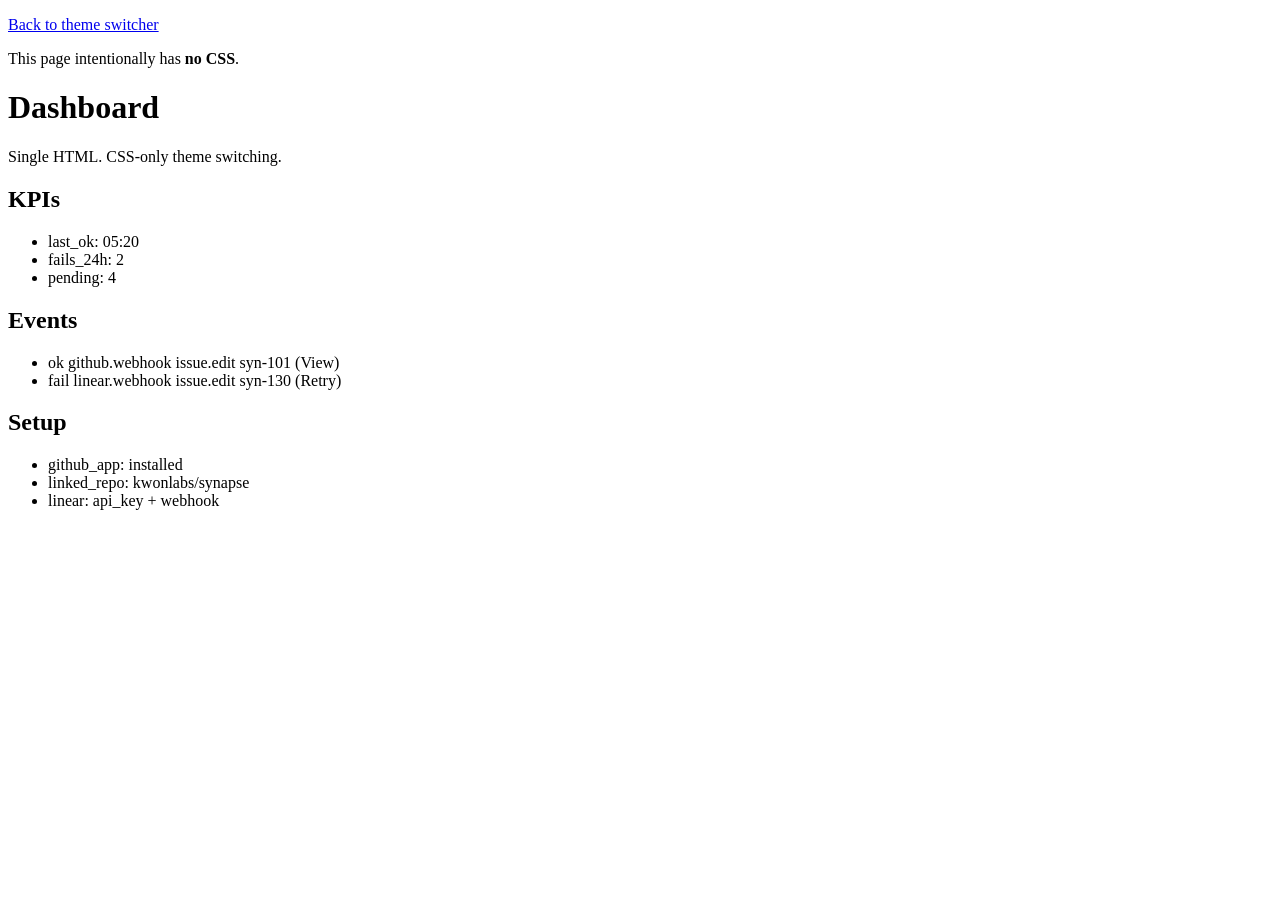
<file: naked.html>
<!doctype html>
<html lang="en">
<head>
  <meta charset="utf-8" />
  <meta name="viewport" content="width=device-width, initial-scale=1" />
  <meta http-equiv="Cache-Control" content="no-store, max-age=0" />
  <meta http-equiv="Pragma" content="no-cache" />
  <meta http-equiv="Expires" content="0" />
  <title>Dashboard — Naked (no CSS)</title>
</head>
<body>
  <header>
    <nav aria-label="Toolbar">
      <p><a href="./index.html">Back to theme switcher</a></p>
      <p>This page intentionally has <strong>no CSS</strong>.</p>
    </nav>
  </header>

  <main>
    <h1>Dashboard</h1>
    <p>Single HTML. CSS-only theme switching.</p>

    <section aria-label="KPIs">
      <h2>KPIs</h2>
      <ul>
        <li>last_ok: 05:20</li>
        <li>fails_24h: 2</li>
        <li>pending: 4</li>
      </ul>
    </section>

    <section aria-label="Events">
      <h2>Events</h2>
      <ul>
        <li>ok github.webhook issue.edit syn-101 (View)</li>
        <li>fail linear.webhook issue.edit syn-130 (Retry)</li>
      </ul>
    </section>

    <aside aria-label="Setup">
      <h2>Setup</h2>
      <ul>
        <li>github_app: installed</li>
        <li>linked_repo: kwonlabs/synapse</li>
        <li>linear: api_key + webhook</li>
      </ul>
    </aside>
  </main>
</body>
</html>
</file>
<file: layout.css>
/* Layout only: structure + minimal reset. No visual design defaults. */

*{ box-sizing:border-box; }
body{ margin:0; }

.topbar{ position: sticky; top: 0; z-index: 10; }
.topbar .wrap{
  max-width: var(--max, 1100px);
  margin: 0 auto;
  display:flex;
  align-items:center;
}
.spacer{ flex:1; }

main{
  max-width: var(--max, 1100px);
  margin: 0 auto;
}

.grid{
  display:grid;
  grid-template-columns: 1fr 360px;
}

.stack{ display:grid; }

@media (max-width: 900px){
  .grid{ grid-template-columns: 1fr; }
}
</file>
<file: themes/02-minimal/core.css>
/* 02-minimal — core */

/* D-minimal */





/* CORE RULES */
/* Spacing rules (theme-owned tokens) */
.topbar .wrap{
  padding: var(--header-pad-y, 0px) var(--pad-x, 0px);
  gap: var(--header-gap, 0px);
}
main{
  padding: var(--pad-y, 0px) var(--pad-x, 0px);
}
.grid{ gap: var(--grid-gap, 0px); }
.stack{ gap: var(--stack-gap, 0px); }

body{
  font-family: var(--font-sans, inherit);
  background: var(--bg, transparent);
  color: var(--text, inherit);
}

.topbar{
  border-bottom: var(--border-width, 0px) solid var(--divider, transparent);
  background: var(--topbar-bg, transparent);
  backdrop-filter: var(--topbar-blur, none);
  box-shadow: var(--topbar-shadow, none);
}

/* Controls */
select{
  font-size: var(--fs-ui, inherit);
  line-height: var(--lh-ui, normal);
  font-weight: var(--fw-ui, inherit);
  height: var(--control-height, auto);
  padding: 0 var(--select-pad-x, 0px);
  border-radius: var(--select-radius, 0px);
  border: var(--border-width, 0px) solid var(--select-border, transparent);
  background: var(--select-bg, transparent);
  color: var(--text, inherit);
  outline: none;
  max-width: min(72vw, 320px);
}
select:focus{
  box-shadow: 0 0 0 4px color-mix(in srgb, var(--accent, transparent) 18%, transparent);
  border-color: color-mix(in srgb, var(--accent, transparent) 35%, var(--select-border, transparent));
}

@media (max-width: 900px){
  select{ max-width: 56vw; }
}

/* Mode toggle (radio group) */
.mode{
  display: inline-flex;
  align-items: center;
  gap: 0;
  padding: 2px;
  margin: 0;
  border: var(--border-width, 0px) solid var(--select-border, transparent);
  border-radius: var(--select-radius, 0px);
  background: var(--select-bg, transparent);
}
.mode-item{
  display: inline-flex;
  align-items: center;
  justify-content: center;
  height: var(--control-height, auto);
  padding: 0 var(--btn-pad-x-sm, 0px);
  border-radius: calc(var(--select-radius, 0px) - 2px);
  font-size: var(--fs-ui, inherit);
  line-height: var(--lh-ui, normal);
  font-weight: var(--fw-ui, inherit);
  color: var(--muted, inherit);
  cursor: pointer;
  user-select: none;
}
.mode-item input{ position:absolute; opacity:0; pointer-events:none; }
.mode-item:has(input:checked){
  background: var(--btn-hover-bg, transparent);
  color: var(--text, inherit);
}

.btn{
  display:inline-flex;
  align-items:center;
  justify-content:center;
  height: var(--control-height, auto);
  padding: 0 var(--btn-pad-x, 0px);
  border-radius: var(--radius-sm, 0px);
  border: var(--border-width, 0px) solid var(--btn-border, transparent);
  background: var(--btn-bg, transparent);
  color: var(--text, inherit);
  text-decoration:none;
  font-size: var(--fs-ui, inherit);
  line-height: var(--lh-ui, normal);
  font-weight: var(--fw-ui, inherit);
  white-space: nowrap;
}
.btn:hover{ background: var(--btn-hover-bg, transparent); }

.btn.cta{
  background: var(--cta-bg, transparent);
  border-color: var(--cta-border, transparent);
  color: var(--cta-text, var(--text, inherit));
}
.btn.cta:hover{ background: var(--cta-hover-bg, transparent); }

.btn.sm{
  height: var(--control-height-sm, auto);
  padding: 0 var(--btn-pad-x-sm, 0px);
  font-size: 12px;
  font-weight: 500;
}

.card{
  background: var(--panel, transparent);
  border: var(--border-width, 0px) solid var(--panel-border, transparent);
  border-radius: var(--radius, 0px);
  box-shadow: var(--shadow, none);
  padding: var(--space-3, 0px);
}

.h{ display:flex; align-items:flex-start; justify-content:space-between; gap: var(--space-2, 0px); }

.title{
  margin:0;
  font-size: var(--fs-title, inherit);
  line-height: var(--lh-title, normal);
  font-weight: var(--fw-title, inherit);
  letter-spacing: var(--ls-title, normal);
}

.sub{
  margin:0;
  margin-top: var(--space-1, 0px);
  color: var(--muted, inherit);
  font-size: var(--fs-sub, inherit);
  line-height: var(--lh-sub, normal);
  letter-spacing: .1px;
}

.baseline{ margin: 0 0 var(--space-2, 0px); font-size: 14px; line-height: 1.6; }

.kpis{ display:flex; gap: var(--space-4, 0px); flex-wrap:wrap; margin-top: var(--space-3, 0px); font-family: var(--font-mono, inherit); }
.kpi{ min-width: 160px; }
.k{ font-size: var(--fs-k, inherit); color: var(--muted, inherit); margin-bottom: var(--space-1, 0px); }
.v{ font-size: var(--fs-v, inherit); }

.divider{ height: var(--border-width, 0px); background: var(--divider, transparent); margin: var(--space-3, 0px) 0; }

.line{
  display:flex;
  align-items:center;
  justify-content:space-between;
  gap: var(--space-2, 0px);
  padding: var(--space-2, 0px) 0;
  border-top: var(--border-width, 0px) solid var(--divider, transparent);
}
.line:first-child{ border-top: 0; }

.badges{ display:flex; gap: var(--space-2, 0px); flex-wrap:wrap; }

.badge{
  font-family: var(--font-mono, inherit);
  font-size: 11px;
  padding: 2px 8px;
  border-radius: var(--radius-pill, 0px);
  border: var(--border-width, 0px) solid var(--border, transparent);
  color: var(--muted, inherit);
  background: var(--badge-bg, transparent);
}

.badge.ok{ border-color: color-mix(in srgb, var(--ok, transparent) 40%, var(--border, transparent)); color: var(--text, inherit); }
.badge.warn{ border-color: color-mix(in srgb, var(--warn, transparent) 40%, var(--border, transparent)); color: var(--text, inherit); }
.badge.fail{ border-color: color-mix(in srgb, var(--fail, transparent) 40%, var(--border, transparent)); color: var(--text, inherit); }

.badge.filled{ border-color: transparent; background: var(--badge-fill-bg, transparent); color: var(--badge-fill-text, var(--text, inherit)); }
.badge.filled.ok{ background: var(--badge-ok-bg, transparent); }
.badge.filled.warn{ background: var(--badge-warn-bg, transparent); }
.badge.filled.fail{ background: var(--badge-fail-bg, transparent); }

.event-code{ font-family: var(--font-mono, inherit); font-size: 12px; line-height: 1.5; color: var(--text, inherit); opacity: .92; }
.event-code .muted{ color: var(--muted, inherit); opacity: 1; }

.app-footer{ border-top: var(--border-width, 0px) solid var(--divider, transparent); background: var(--footer-bg, transparent); }
.footer-wrap{ max-width: var(--max, 1100px); margin: 0 auto; padding: var(--space-3, 0px) var(--pad-x, 0px); }


/* Theme overrides: Minimal (reduce chrome, rely on spacing) */
.card{ background: transparent; border-color: transparent; box-shadow:none; }
.badge{ background: transparent; }
.btn{ border-color: var(--border); }

/* Concept: Minimal monotone (quiet, crisp, hairlines) */
body{ background: var(--bg); }
.card{ background: transparent; border-color: transparent; box-shadow:none; }
.divider{ background: var(--hair); }
.btn{ border-color: var(--hair); }
.badge{ border-color: var(--hair); }
</file>
<file: themes/02-minimal/light.css>
/* 02-minimal — light */

:root[data-mode="light"]{
--accent: #4f6ef7;
  --badge-bg: transparent;
  --badge-fail-bg: rgba(225,29,72,.12);
  --badge-fill-bg: rgba(79,110,247,.12);
  --badge-fill-text: var(--text);
  --badge-ok-bg: rgba(79,110,247,.12);
  --badge-warn-bg: rgba(79,110,247,.12);
  --bg: #ffffff;
  --border: #eceef2;
  --border-width: 1px;
  --btn-bg: transparent;
  --btn-border: #eceef2;
  --btn-hover-bg: rgba(11,95,255,.06);
  --btn-pad-x: 10px;
  --btn-pad-x-sm: 8px;
  --control-height: 32px;
  --control-height-sm: 26px;
  --cta-bg: #4f6ef7;
  --cta-border: #4f6ef7;
  --cta-hover-bg: #3f5eea;
  --cta-text: #ffffff;
  --divider: #eceef2;
  --fail: #e11d48;
  --font-mono: ui-monospace, SFMono-Regular, Menlo, Monaco, Consolas, "Liberation Mono", "Courier New", monospace;
  --font-sans: ui-sans-serif, system-ui, -apple-system, Segoe UI, Roboto, Helvetica, Arial;
  --footer-bg: rgba(255,255,255,.92);
  --fs-k: 11px;
  --fs-sub: 12px;
  --fs-title: 16px;
  --fs-ui: 13px;
  --fs-v: 16px;
  --fw-title: 750;
  --fw-ui: 600;
  --grid-gap: 18px;
  --hair: #eceef2;
  --header-gap: 10px;
  --header-pad-y: 14px;
  --lh-sub: 1.6;
  --lh-title: 1.2;
  --lh-ui: 1.2;
  --ls-title: 0px;
  --max: 1100px;
  --muted: #667085;
  --ok: #4f6ef7;
  --pad-x: 16px;
  --pad-y: 18px;
  --panel: transparent;
  --panel-border: transparent;
  --radius: 5px;
  --radius-pill: 999px;
  --radius-sm: 5px;
  --select-bg: #ffffff;
  --select-border: #eceef2;
  --select-pad-x: 10px;
  --select-radius: var(--radius-sm);
  --shadow: none;
  --space-1: 6px;
  --space-2: 10px;
  --space-3: 18px;
  --space-4: 28px;
  --space-5: 36px;
  --stack-gap: 18px;
  --text: #0b0f14;
  --topbar-bg: rgba(255,255,255,.92);
  --topbar-blur: blur(10px);
  --topbar-shadow: 0 1px 0 var(--divider);
  --warn: #4f6ef7;
}
</file>
